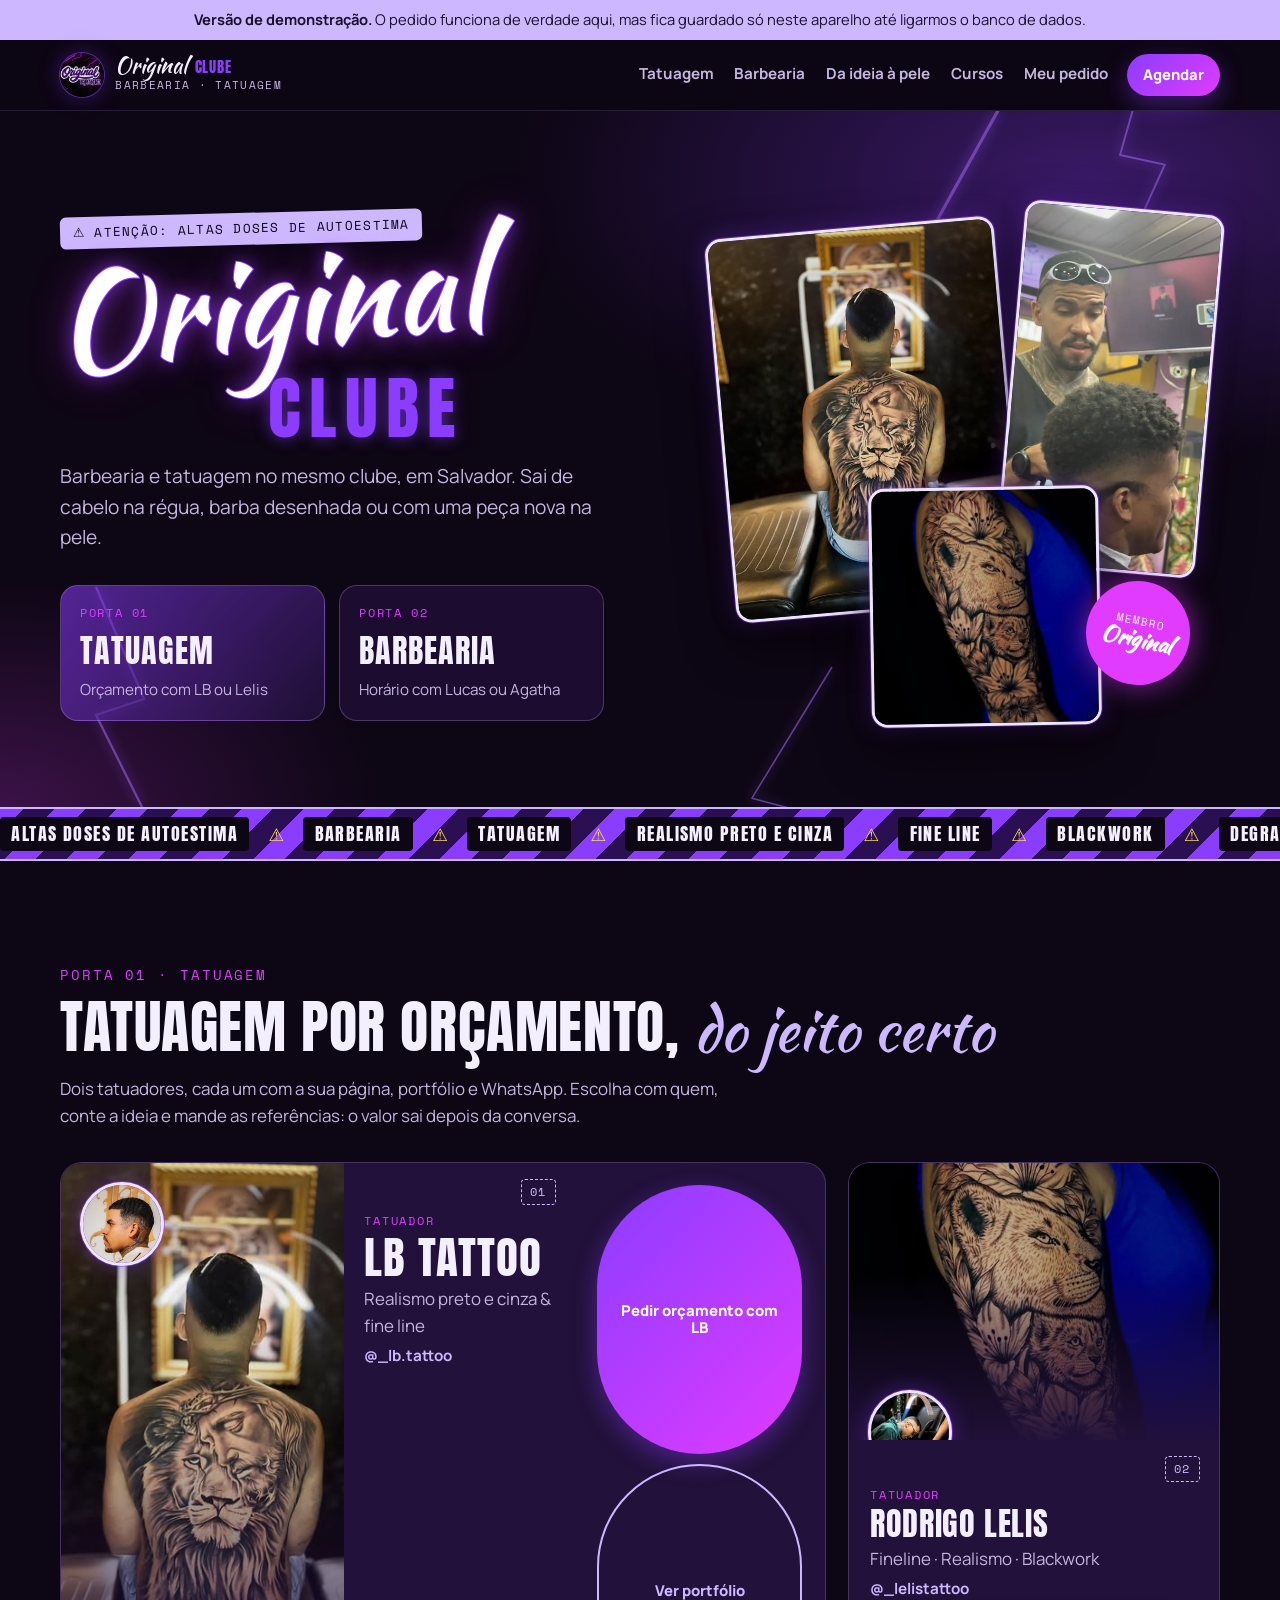
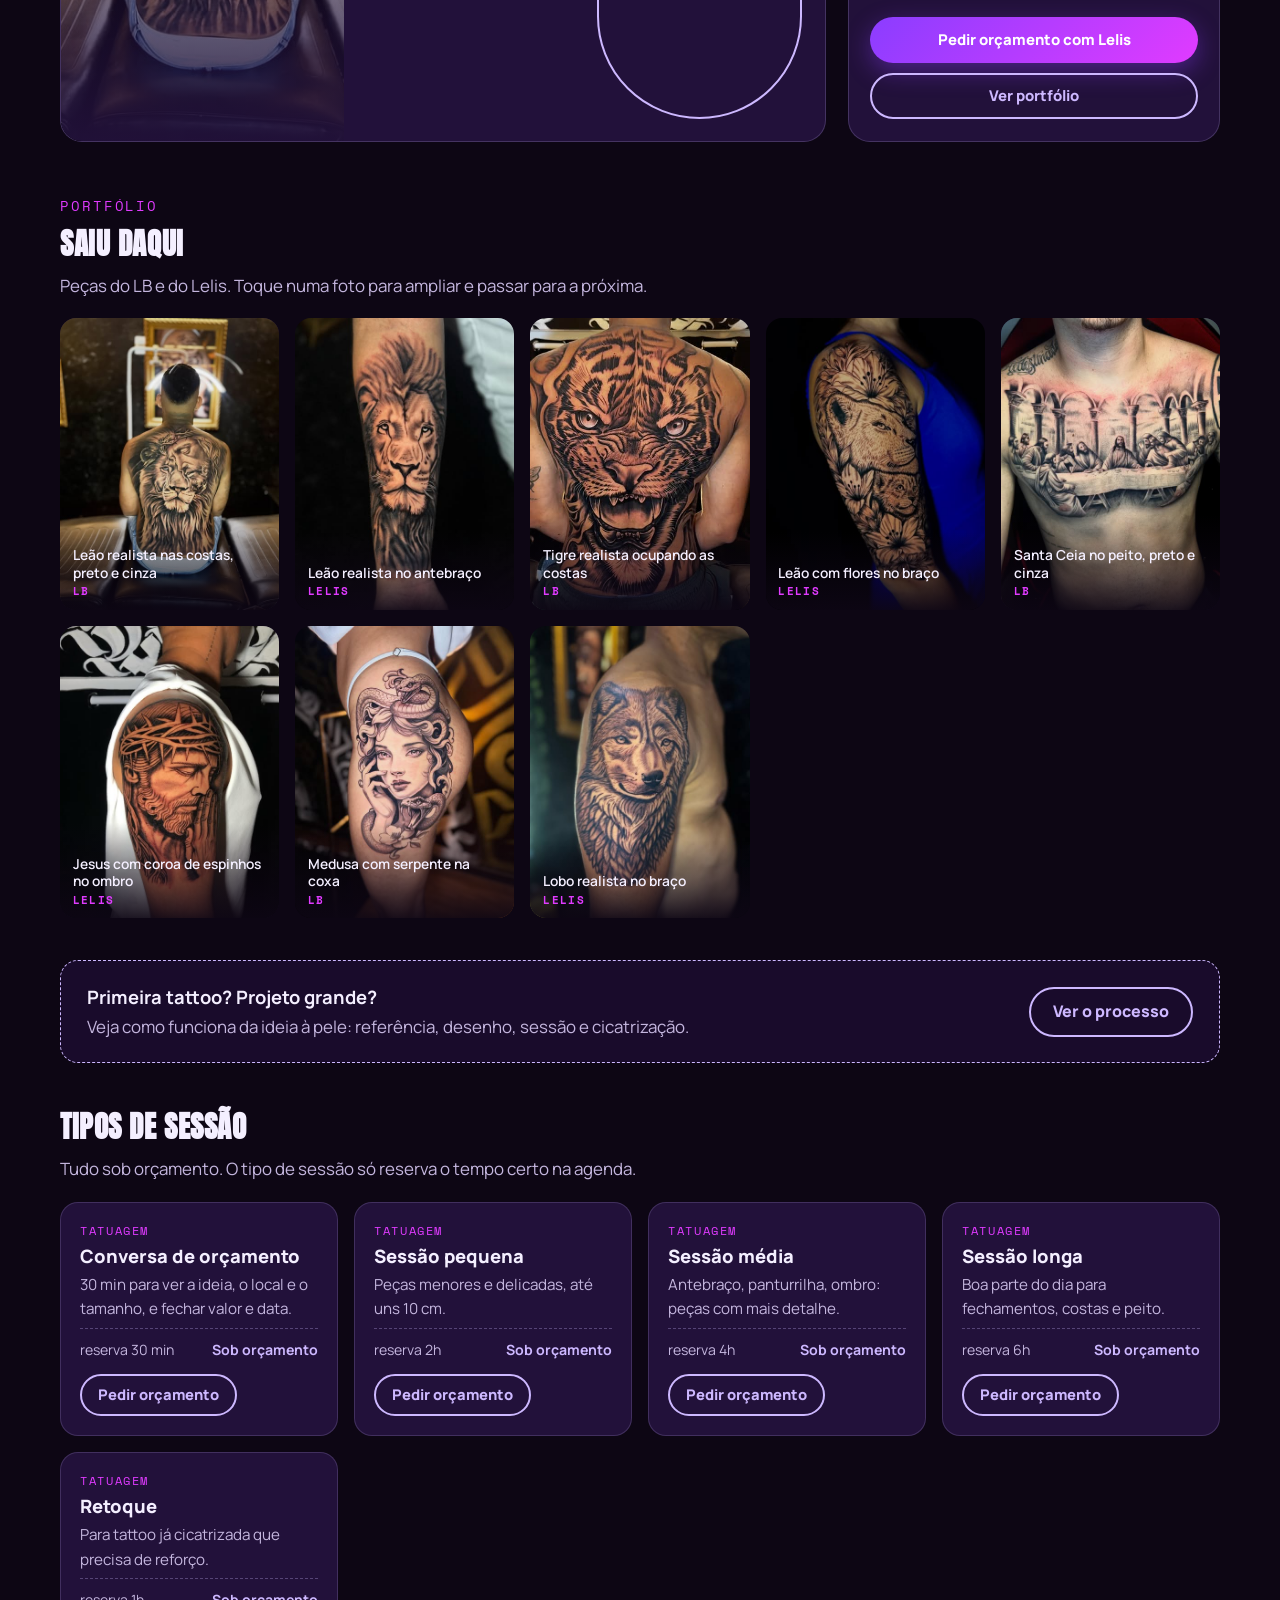
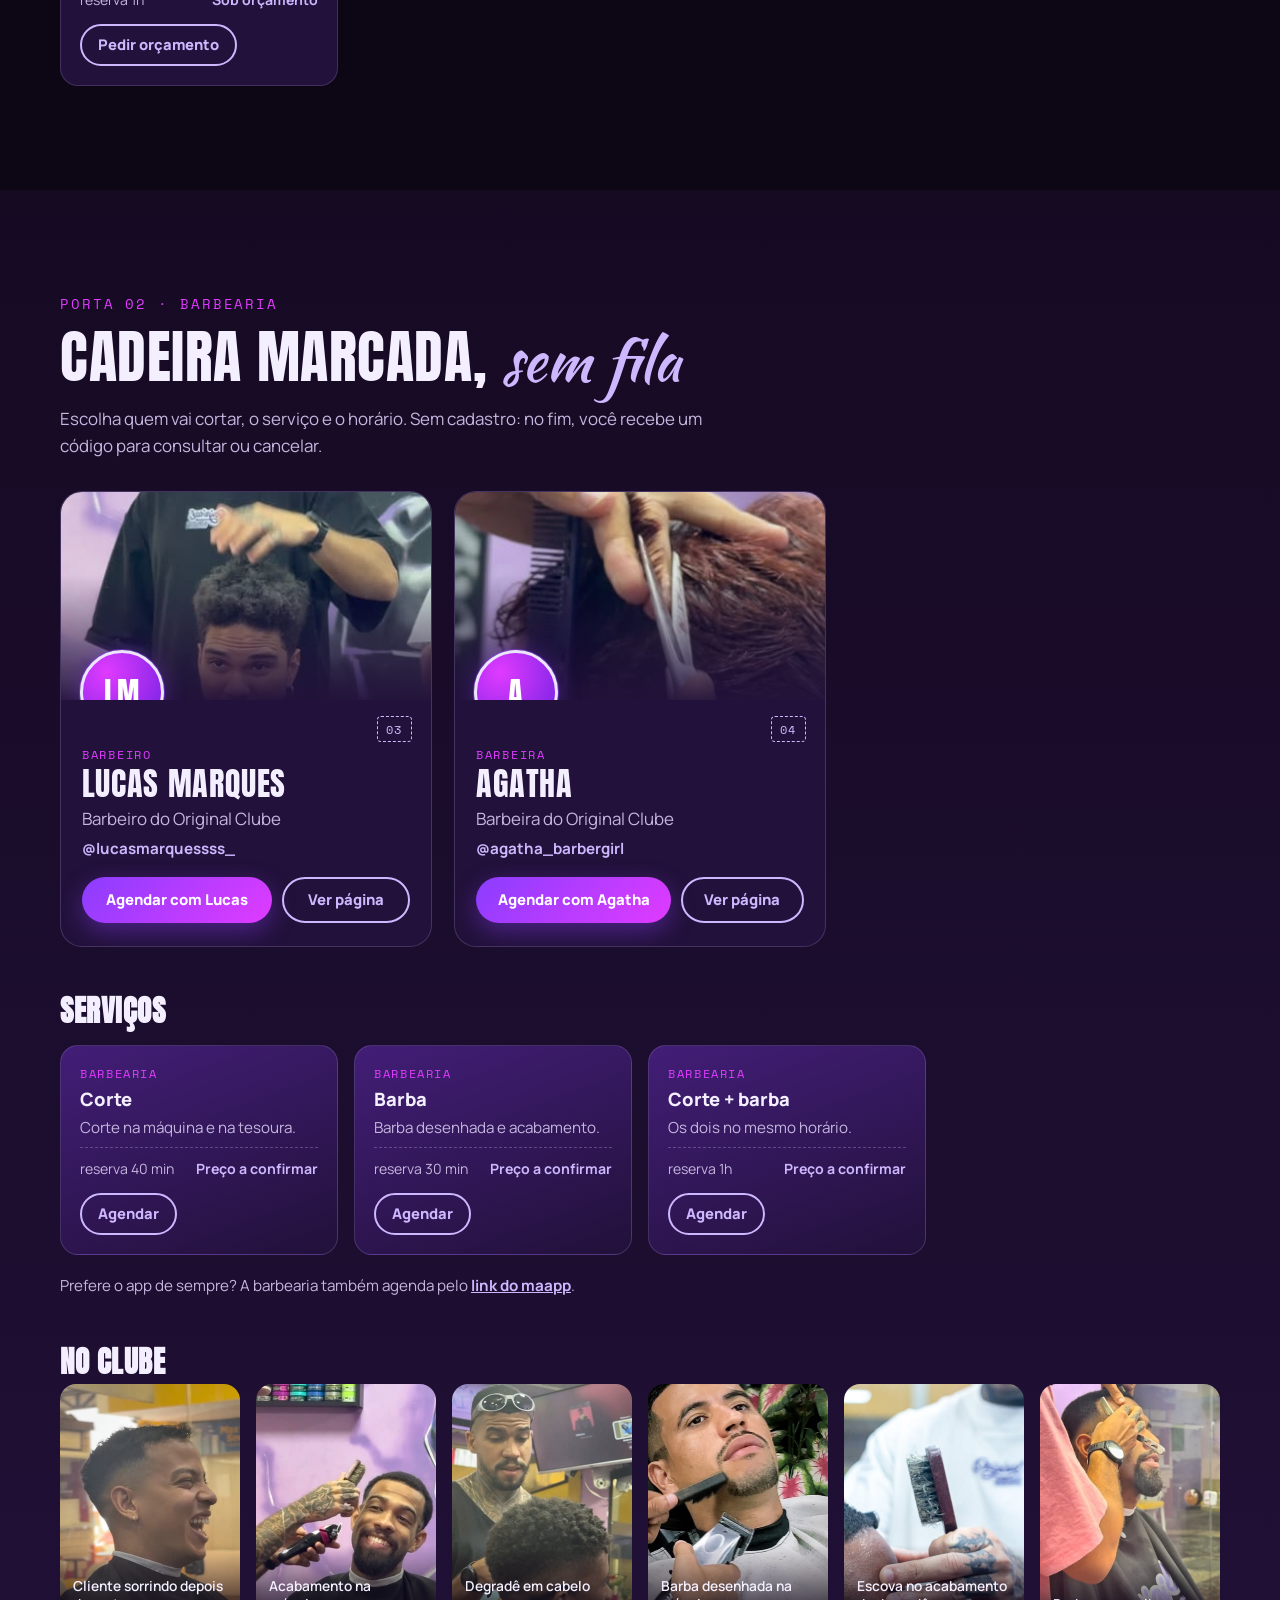
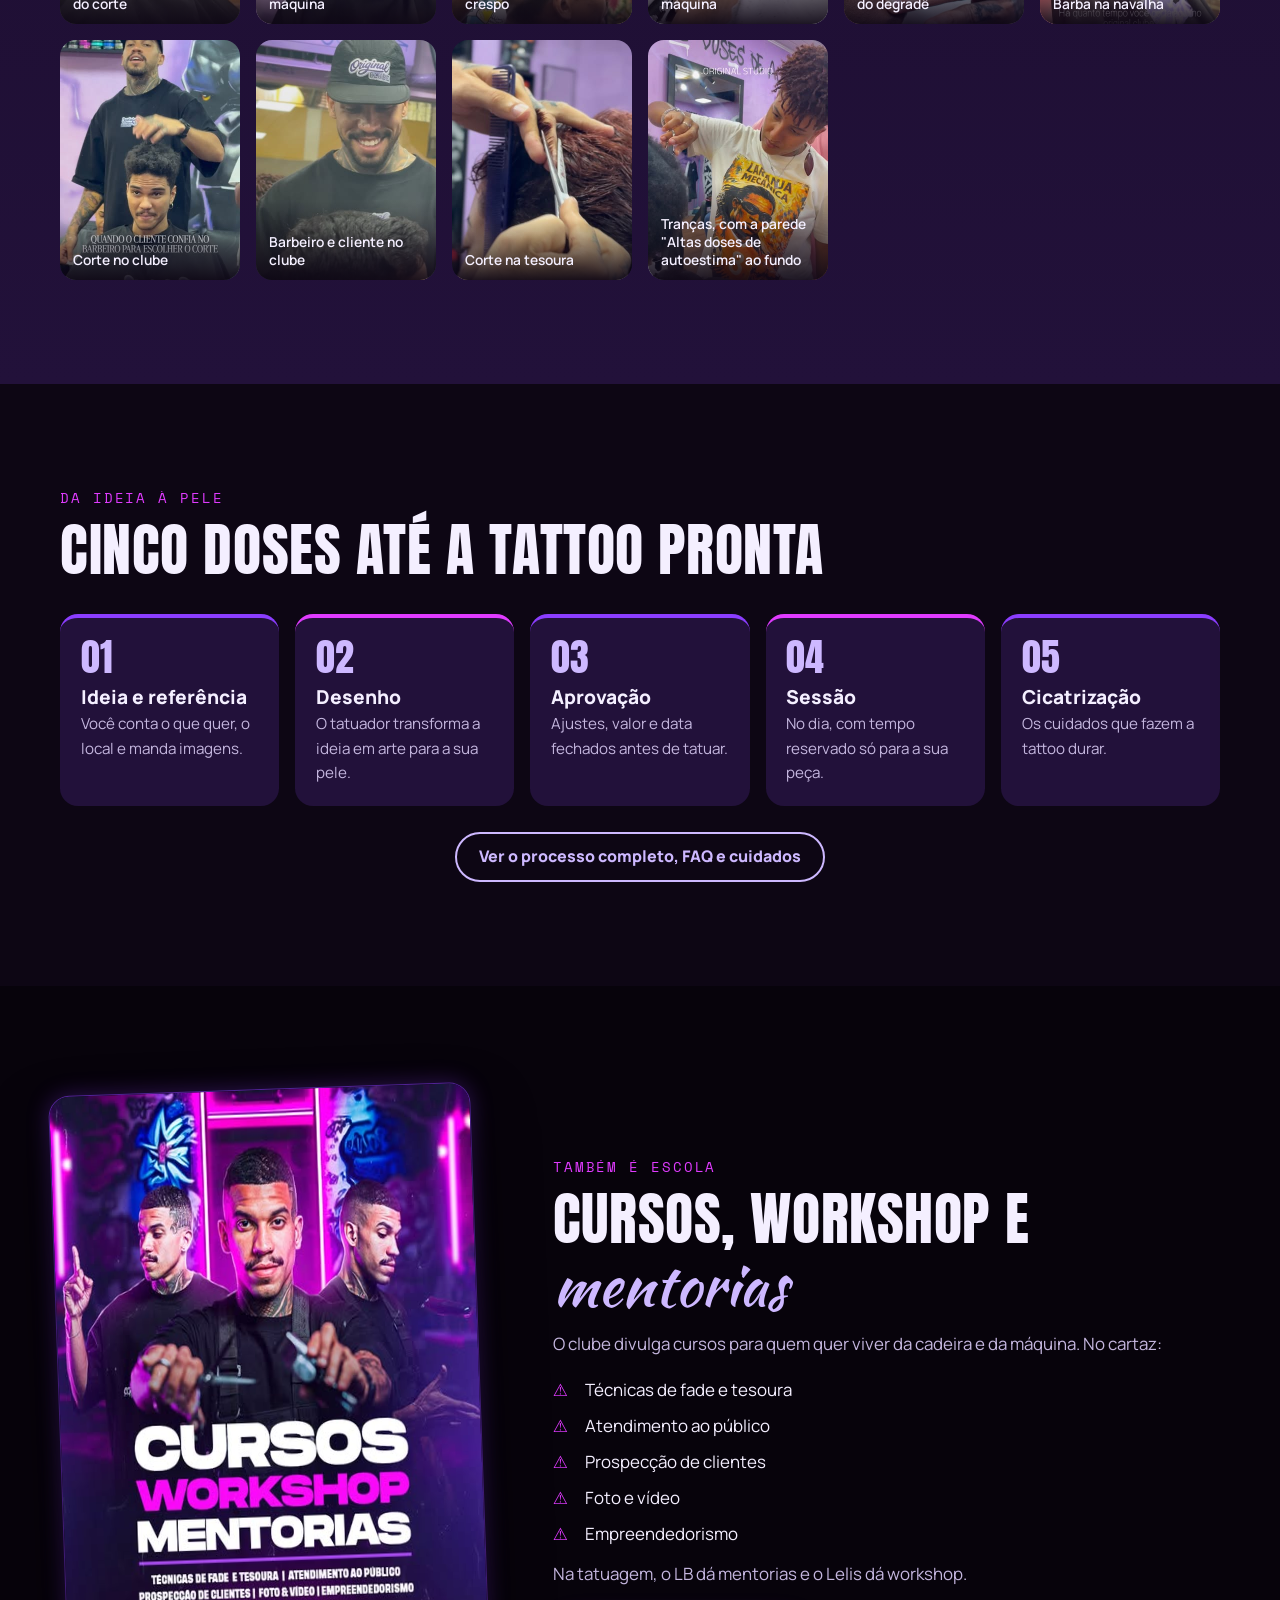
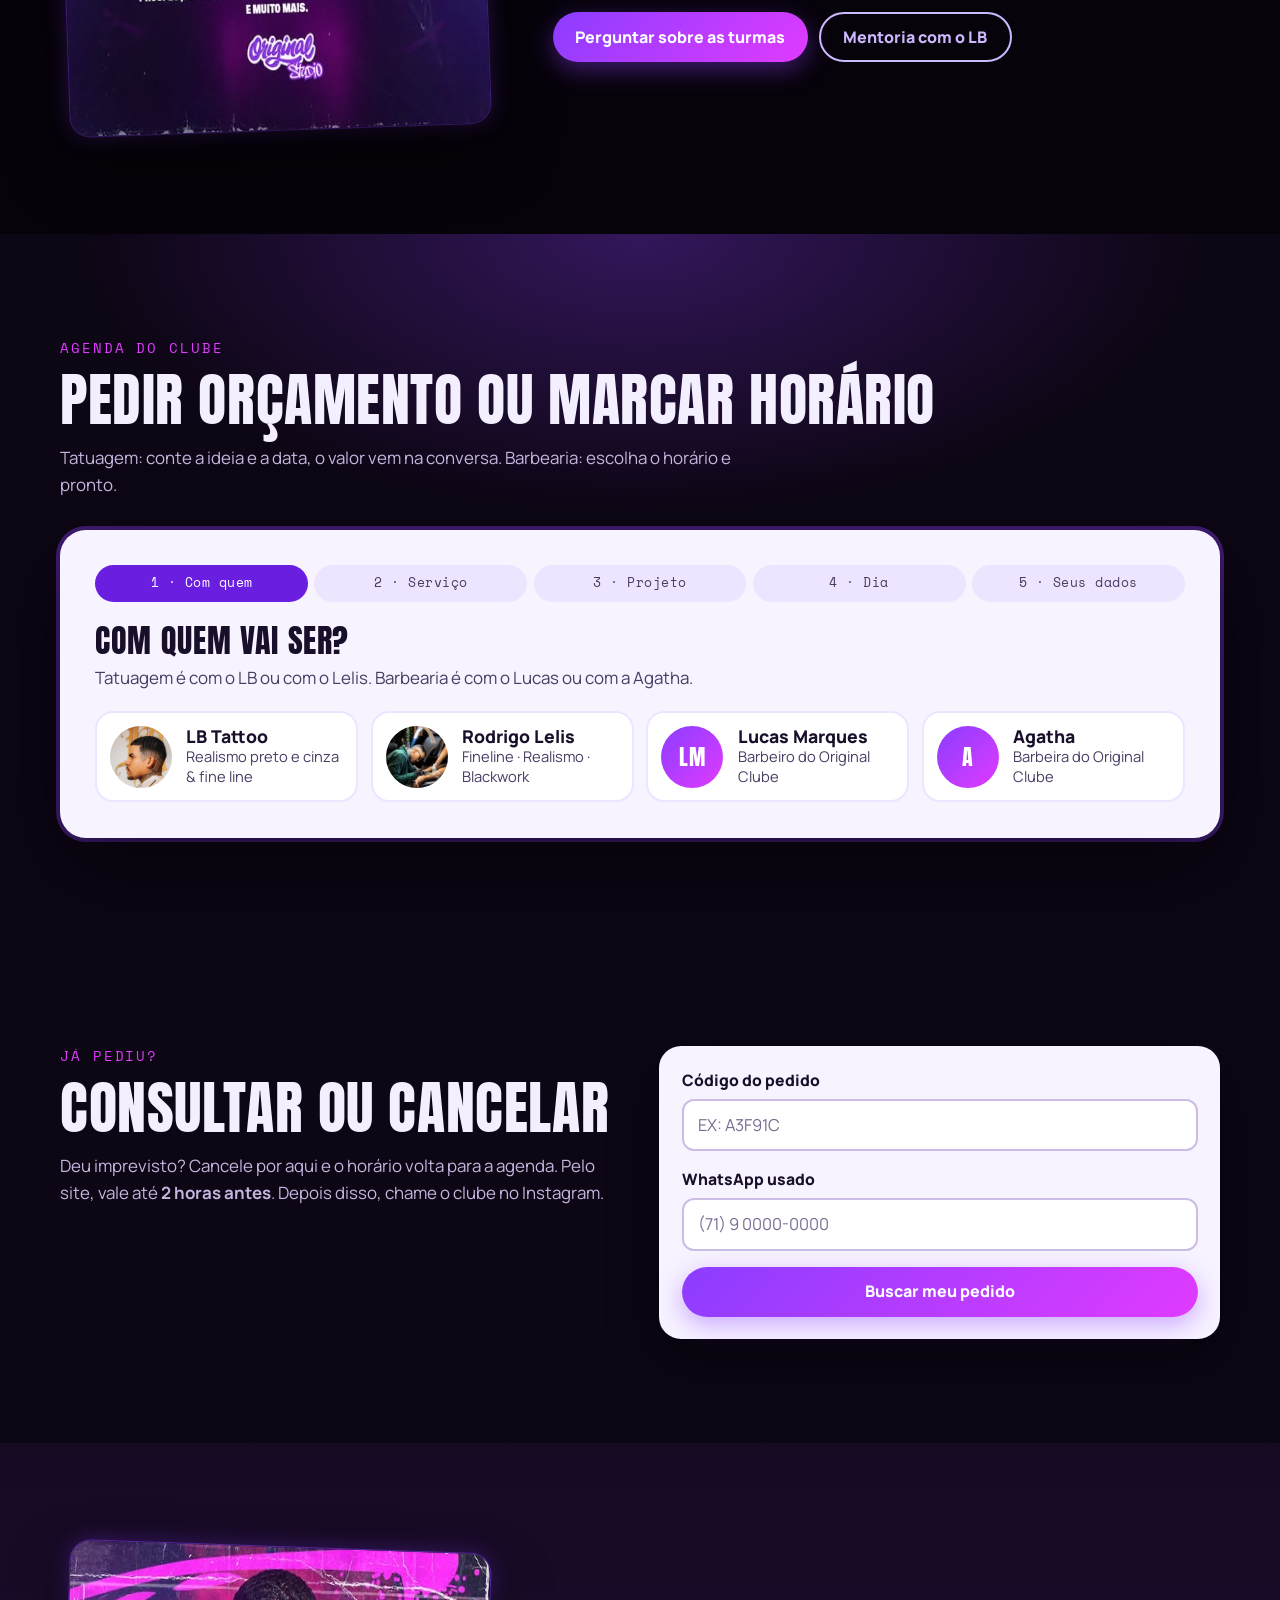
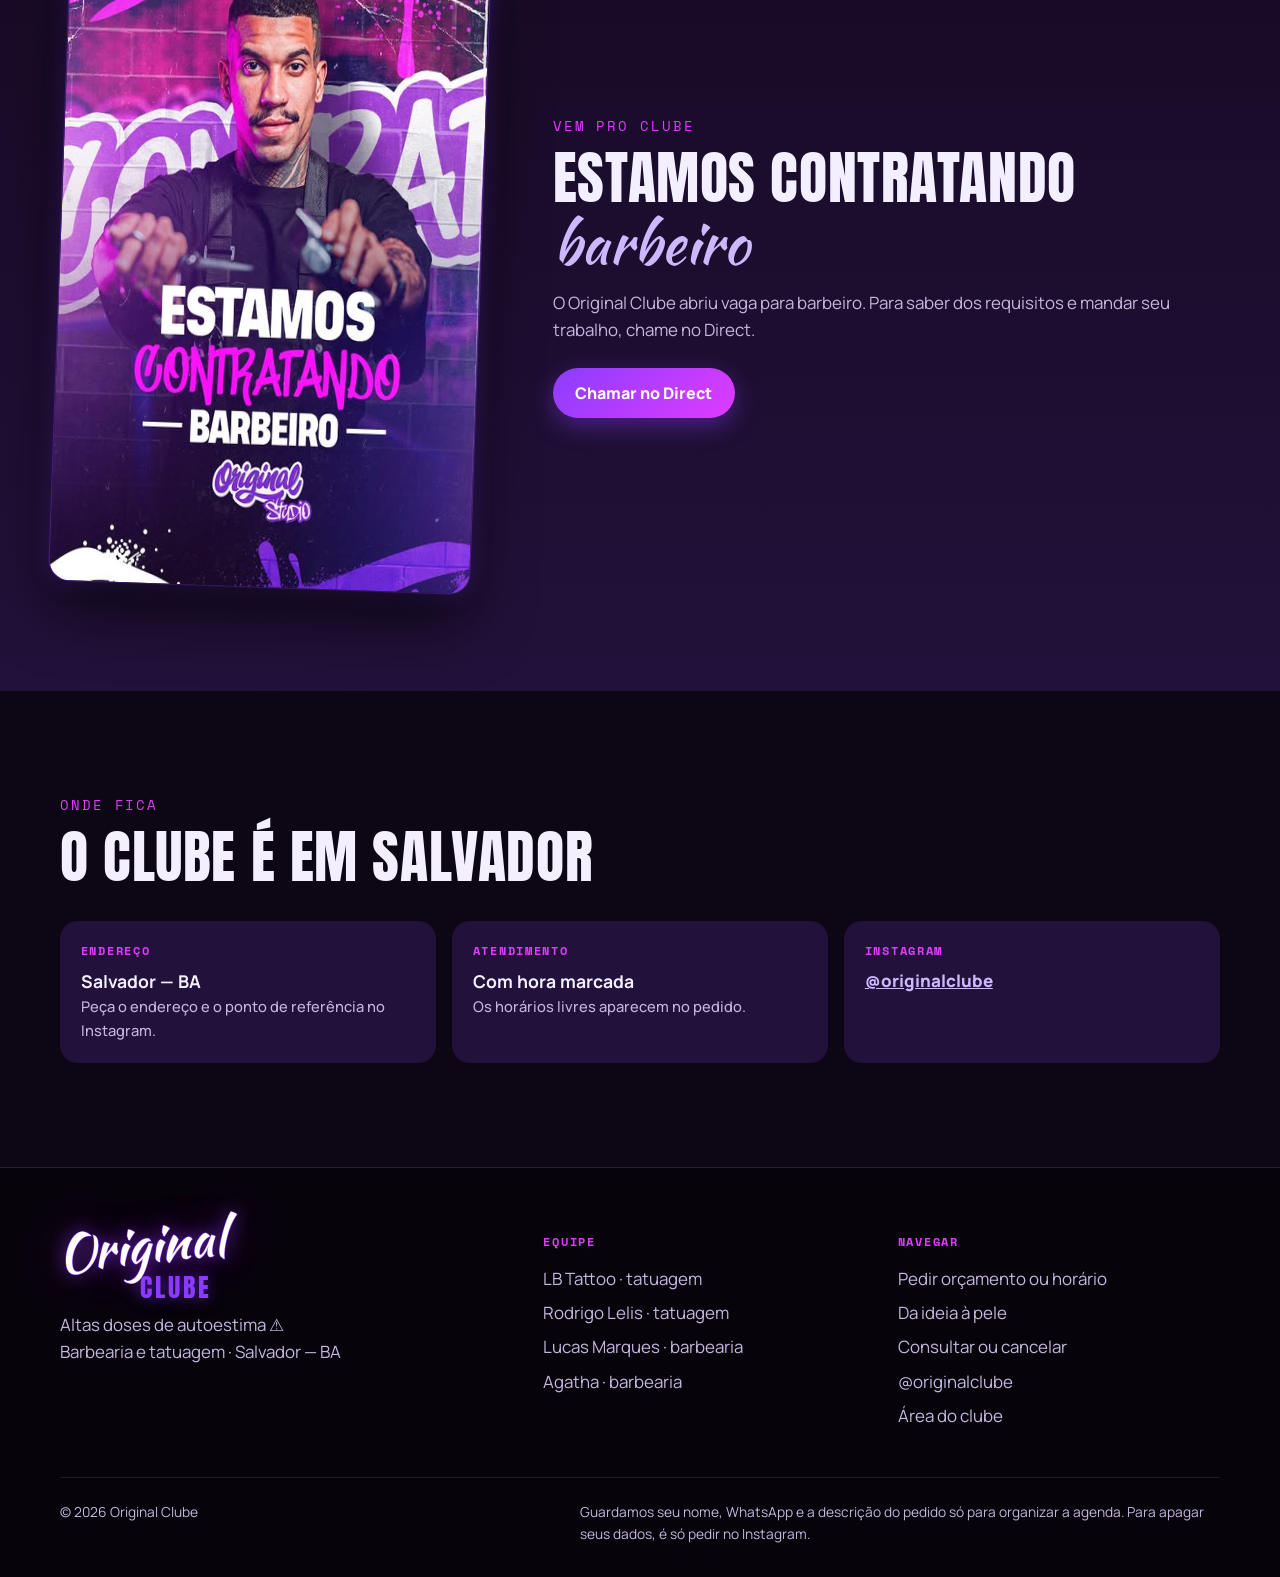
<file: index.html>
<!DOCTYPE html>
<html lang="pt-BR">
<head>
<meta charset="UTF-8">
<meta name="viewport" content="width=device-width, initial-scale=1.0">
<title>Original Clube · Barbearia e tatuagem em Salvador</title>
<meta name="description" content="Original Clube: barbearia e tatuagem em Salvador. Tatuagem por orçamento com LB Tattoo e Rodrigo Lelis, barbearia com hora marcada com Lucas Marques e Agatha. Altas doses de autoestima.">
<meta name="theme-color" content="#0D0614">
<link rel="icon" href="fotos/logo.jpg">

<meta property="og:type" content="website">
<meta property="og:title" content="Original Clube · Barbearia e tatuagem">
<meta property="og:description" content="Altas doses de autoestima. Peça seu orçamento de tatuagem ou marque o corte.">
<meta property="og:image" content="fotos/lb-1.jpg">
<meta property="og:locale" content="pt_BR">

<link rel="preconnect" href="https://fonts.googleapis.com">
<link rel="preconnect" href="https://fonts.gstatic.com" crossorigin>
<link href="https://fonts.googleapis.com/css2?family=Anton&family=Kaushan+Script&family=Manrope:wght@500;600;700;800&family=Space+Mono:wght@700&display=swap" rel="stylesheet">
<link rel="stylesheet" href="assets/estilo.css?v=20261020132258">

<script type="application/ld+json">
{
  "@context":"https://schema.org",
  "@type":["BarberShop","TattooParlor"],
  "name":"Original Clube",
  "image":"fotos/logo.jpg",
  "slogan":"Altas doses de autoestima",
  "address":{"@type":"PostalAddress","addressLocality":"Salvador","addressRegion":"BA","addressCountry":"BR"},
  "sameAs":["https://www.instagram.com/originalclube/"]
}
</script>
</head>
<body>

<div id="faixa-demo" class="faixa-demo" hidden>
  <b>Versão de demonstração.</b> O pedido funciona de verdade aqui, mas fica guardado só neste aparelho até ligarmos o banco de dados.
</div>

<header class="topo">
  <div class="wrap topo-in">
    <a class="marca" href="index.html" aria-label="Original Clube, início">
      <img src="fotos/logo.jpg" alt="" width="44" height="44">
      <span><b>Original <em>Clube</em></b><small>Barbearia · Tatuagem</small></span>
    </a>
    <nav class="menu" aria-label="Seções">
      <a href="#tatuagem">Tatuagem</a>
      <a href="#barbearia">Barbearia</a>
      <a href="processo.html">Da ideia à pele</a>
      <a href="#cursos">Cursos</a>
      <a href="#meu-horario">Meu pedido</a>
    </nav>
    <a class="btn btn-cheio mini" href="#agendar">Agendar</a>
  </div>
</header>

<main>
<section class="capa">
  <div class="raios" aria-hidden="true"></div>
  <div class="wrap capa-in">
    <div class="capa-txt">
      <p class="aviso-dose"><span aria-hidden="true">⚠</span> Atenção: altas doses de autoestima</p>
      <h1 class="wordmark"><span class="wm-script">Original</span><span class="wm-bloco">Clube</span></h1>
      <p class="lead">Barbearia e tatuagem no mesmo clube, em Salvador. Sai de cabelo na régua, barba desenhada ou com uma peça nova na pele.</p>
      <div class="portas">
        <a class="porta porta-tattoo" href="#tatuagem">
          <small>Porta 01</small><b>Tatuagem</b><span>Orçamento com LB ou Lelis</span>
        </a>
        <a class="porta porta-barba" href="#barbearia">
          <small>Porta 02</small><b>Barbearia</b><span>Horário com Lucas ou Agatha</span>
        </a>
      </div>
    </div>
    <div class="capa-fotos" aria-hidden="true">
      <img class="cf cf-1" src="fotos/lb-1.jpg" alt="" width="300" height="400">
      <img class="cf cf-2" src="fotos/barba-3.jpg" alt="" width="220" height="390">
      <img class="cf cf-3" src="fotos/lelis-2.jpg" alt="" width="240" height="320">
      <span class="cf-selo">Membro<br><b>Original</b></span>
    </div>
  </div>
</section>

<div class="fita-dose" aria-hidden="true">
  <div>
    <span>Altas doses de autoestima</span><i>⚠</i><span>Barbearia</span><i>⚠</i><span>Tatuagem</span><i>⚠</i><span>Realismo preto e cinza</span><i>⚠</i><span>Fine line</span><i>⚠</i><span>Blackwork</span><i>⚠</i><span>Degradê</span><i>⚠</i><span>Barba</span><i>⚠</i><span>Salvador</span><i>⚠</i>
    <span>Altas doses de autoestima</span><i>⚠</i><span>Barbearia</span><i>⚠</i><span>Tatuagem</span><i>⚠</i><span>Realismo preto e cinza</span><i>⚠</i><span>Fine line</span><i>⚠</i><span>Blackwork</span><i>⚠</i><span>Degradê</span><i>⚠</i><span>Barba</span><i>⚠</i><span>Salvador</span><i>⚠</i>
  </div>
</div>

<!-- ================= TATUAGEM ================= -->
<section class="secao" id="tatuagem">
  <div class="wrap">
    <div class="cab-secao">
      <p class="olho">Porta 01 · Tatuagem</p>
      <h2>Tatuagem por orçamento, <em>do jeito certo</em></h2>
      <p class="sub">Dois tatuadores, cada um com a sua página, portfólio e WhatsApp. Escolha com quem, conte a ideia e mande as referências: o valor sai depois da conversa.</p>
    </div>
    <div class="equipe equipe-tattoo" id="lista-tattoo"></div>

    <div class="cab-secao cab-meio">
      <p class="olho">Portfólio</p>
      <h3 class="h-meio">Saiu daqui</h3>
      <p class="sub">Peças do LB e do Lelis. Toque numa foto para ampliar e passar para a próxima.</p>
    </div>
    <div class="mural" data-mural data-max="8"></div>

    <div class="faixa-cta">
      <div>
        <b>Primeira tattoo? Projeto grande?</b>
        <span>Veja como funciona da ideia à pele: referência, desenho, sessão e cicatrização.</span>
      </div>
      <a class="btn btn-linha" href="processo.html">Ver o processo</a>
    </div>

    <h3 class="h-meio">Tipos de sessão</h3>
    <p class="sub">Tudo sob orçamento. O tipo de sessão só reserva o tempo certo na agenda.</p>
    <div class="tipos" id="tipos" data-tipos data-categoria="Tatuagem"><div class="carregando">Carregando…</div></div>
  </div>
</section>

<!-- ================= BARBEARIA ================= -->
<section class="secao secao-lilas" id="barbearia">
  <div class="wrap">
    <div class="cab-secao">
      <p class="olho">Porta 02 · Barbearia</p>
      <h2>Cadeira marcada, <em>sem fila</em></h2>
      <p class="sub">Escolha quem vai cortar, o serviço e o horário. Sem cadastro: no fim, você recebe um código para consultar ou cancelar.</p>
    </div>
    <div class="equipe equipe-barba" id="lista-barbearia"></div>

    <h3 class="h-meio">Serviços</h3>
    <div class="tipos" id="tipos-barbearia" data-tipos data-categoria="Barbearia"><div class="carregando">Carregando…</div></div>
    <p class="nota-maapp">Prefere o app de sempre? A barbearia também agenda pelo <a href="https://online.maapp.com.br/OriginalClube" target="_blank" rel="noopener">link do maapp</a>.</p>

    <h3 class="h-meio">No clube</h3>
    <div class="mural mural-barba" id="galeria-barbearia"></div>
  </div>
</section>

<!-- ================= PROCESSO (resumo) ================= -->
<section class="secao" id="processo">
  <div class="wrap">
    <div class="cab-secao">
      <p class="olho">Da ideia à pele</p>
      <h2>Cinco doses até a tattoo pronta</h2>
    </div>
    <ol class="doses">
      <li><b>01</b><h3>Ideia e referência</h3><p>Você conta o que quer, o local e manda imagens.</p></li>
      <li><b>02</b><h3>Desenho</h3><p>O tatuador transforma a ideia em arte para a sua pele.</p></li>
      <li><b>03</b><h3>Aprovação</h3><p>Ajustes, valor e data fechados antes de tatuar.</p></li>
      <li><b>04</b><h3>Sessão</h3><p>No dia, com tempo reservado só para a sua peça.</p></li>
      <li><b>05</b><h3>Cicatrização</h3><p>Os cuidados que fazem a tattoo durar.</p></li>
    </ol>
    <div class="acoes centro"><a class="btn btn-linha" href="processo.html">Ver o processo completo, FAQ e cuidados</a></div>
  </div>
</section>

<!-- ================= CURSOS ================= -->
<section class="secao secao-escura" id="cursos">
  <div class="wrap cursos">
    <div class="cursos-cartaz">
      <img src="fotos/cartaz-cursos.jpg" alt="Cartaz do Original Clube: cursos, workshop e mentorias" width="512" height="640" loading="lazy">
    </div>
    <div>
      <p class="olho">Também é escola</p>
      <h2>Cursos, workshop e <em>mentorias</em></h2>
      <p class="sub">O clube divulga cursos para quem quer viver da cadeira e da máquina. No cartaz:</p>
      <ul class="lista-check">
        <li>Técnicas de fade e tesoura</li>
        <li>Atendimento ao público</li>
        <li>Prospecção de clientes</li>
        <li>Foto e vídeo</li>
        <li>Empreendedorismo</li>
      </ul>
      <p class="sub">Na tatuagem, o LB dá mentorias e o Lelis dá workshop.</p>
      <div class="acoes">
        <a class="btn btn-cheio" href="https://ig.me/m/originalclube" target="_blank" rel="noopener">Perguntar sobre as turmas</a>
        <a class="btn btn-linha" href="artista.html?a=lb">Mentoria com o LB</a>
      </div>
    </div>
  </div>
</section>

<!-- ================= PEDIDO ================= -->
<section class="secao agendar" id="agendar">
  <div class="wrap">
    <div class="cab-secao">
      <p class="olho">Agenda do clube</p>
      <h2>Pedir orçamento ou marcar horário</h2>
      <p class="sub">Tatuagem: conte a ideia e a data, o valor vem na conversa. Barbearia: escolha o horário e pronto.</p>
    </div>
    <div class="painel" id="agendar-app">

      <div class="passos" id="passos">
        <div class="passo" data-estado="atual">1 · Com quem</div>
        <div class="passo" data-estado="aberto">2 · Serviço</div>
        <div class="passo" data-estado="aberto">3 · Projeto</div>
        <div class="passo" data-estado="aberto">4 · Dia</div>
        <div class="passo" data-estado="aberto">5 · Seus dados</div>
      </div>

      <div class="escolhas" id="escolhas" hidden></div>

      <!-- 1 -->
      <div class="etapa" data-etapa="1" data-ativa>
        <h3>Com quem vai ser?</h3>
        <p class="dica">Tatuagem é com o LB ou com o Lelis. Barbearia é com o Lucas ou com a Agatha.</p>
        <div class="lista-barbeiros" id="lista-barbeiros"></div>
      </div>

      <!-- 2 -->
      <div class="etapa" data-etapa="2">
        <h3>O que você quer fazer?</h3>
        <p class="dica">Tatuagem é sob orçamento: na dúvida, comece pela conversa de orçamento. Na barbearia, o preço é confirmado no clube.</p>
        <div id="lista-servicos"></div>
        <div class="acoes"><button class="voltar" type="button" data-voltar="1">← Trocar com quem</button></div>
      </div>

      <!-- 3 -->
      <div class="etapa" data-etapa="3">
        <h3>Seu projeto</h3>
        <p class="dica">Quanto mais detalhe, mais certeiro vem o orçamento.</p>

        <div class="projeto" id="projeto">
          <div class="campos">
            <div id="pj-estilo-box">
              <span class="rotulo-campo">Estilo</span>
              <div class="chips" id="pj-estilo" role="group" aria-label="Estilo"></div>
            </div>
            <div class="campos-2">
              <div class="campo">
                <label for="pj-local">Local do corpo</label>
                <select id="pj-local">
                  <option value="">Escolha</option>
                  <option>Antebraço</option><option>Braço</option><option>Ombro</option>
                  <option>Mão / dedos</option><option>Costas</option><option>Costela</option>
                  <option>Peito</option><option>Barriga</option><option>Quadril</option><option>Coxa</option>
                  <option>Perna / panturrilha</option><option>Pé / tornozelo</option>
                  <option>Pescoço / nuca</option><option>Outro</option>
                </select>
              </div>
              <div class="campo">
                <label for="pj-tamanho">Tamanho aproximado</label>
                <select id="pj-tamanho">
                  <option value="">Não sei ainda</option>
                  <option>Até 5 cm</option><option>5 a 10 cm</option><option>10 a 20 cm</option>
                  <option>Mais de 20 cm</option><option>Fechamento (braço, perna ou costas)</option>
                </select>
              </div>
            </div>
            <div class="campo">
              <label for="pj-ideia">Sua ideia</label>
              <textarea id="pj-ideia" maxlength="600" placeholder="Ex: leão realista no antebraço em preto e cinza, ou floral fine line descendo pela coluna"></textarea>
            </div>
            <div class="campos-2">
              <div>
                <span class="rotulo-campo">É sua primeira tattoo?</span>
                <div class="chips" data-grupo="primeira" data-rotulo="Primeira tattoo"><button type="button" class="chip" aria-pressed="false">Sim</button><button type="button" class="chip" aria-pressed="false">Não</button></div>
              </div>
              <div>
                <span class="rotulo-campo">É cobertura de outra tattoo?</span>
                <div class="chips" data-grupo="cobertura" data-rotulo="Cobertura"><button type="button" class="chip" aria-pressed="false">Sim</button><button type="button" class="chip" aria-pressed="false">Não</button></div>
              </div>
            </div>
          </div>
        </div>

        <div id="msg-projeto"></div>
        <div class="acoes">
          <button class="btn btn-cheio" id="pj-continuar" type="button">Escolher o dia →</button>
          <button class="voltar" type="button" data-voltar="2">← Trocar o serviço</button>
        </div>
      </div>

      <!-- 4 -->
      <div class="etapa" data-etapa="4">
        <h3>Escolha o dia</h3>
        <p class="dica">O horário marca o começo do atendimento. A confirmação final vem pelo WhatsApp.</p>
        <div class="fita" id="fita-dias"></div>
        <p class="titulo-dia" id="titulo-dia"></p>
        <div id="caixa-horas"></div>
        <div class="acoes"><button class="voltar" type="button" data-voltar="3">← Voltar</button></div>
      </div>

      <!-- 5 -->
      <div class="etapa" data-etapa="5">
        <h3>Quase lá</h3>
        <p class="dica">Só falta saber com quem a gente vai falar.</p>
        <div class="resumo" id="resumo"></div>
        <form id="form-cliente" novalidate>
          <div class="campos">
            <div class="campo">
              <label for="cli-nome">Seu nome</label>
              <input id="cli-nome" name="nome" type="text" autocomplete="name" placeholder="Como te chamam" required>
            </div>
            <div class="campo">
              <label for="cli-tel">WhatsApp</label>
              <input id="cli-tel" name="tel" type="tel" inputmode="numeric" autocomplete="tel" placeholder="(71) 9 0000-0000" required>
              <p class="ajuda">Para o estúdio falar com você sobre o pedido. Não vai para lista de propaganda.</p>
            </div>
            <div class="campo">
              <label for="cli-obs"><span id="cli-obs-rot">Algo mais</span> <small>(opcional)</small></label>
              <textarea id="cli-obs" name="obs" maxlength="240" placeholder="Algo mais que a gente precisa saber"></textarea>
            </div>
          </div>
          <div id="msg-form"></div>
          <div class="acoes">
            <button class="btn btn-cheio" id="btn-confirmar" type="submit">Enviar pedido</button>
            <button class="voltar" type="button" data-voltar="4">← Trocar o dia</button>
          </div>
        </form>
      </div>

      <!-- 6 -->
      <div class="etapa" data-etapa="6">
        <div class="sucesso">
          <div class="selo-ok" aria-hidden="true">
            <svg width="34" height="34" viewBox="0 0 24 24" fill="none" stroke="currentColor" stroke-width="3" stroke-linecap="round" stroke-linejoin="round"><path d="M20 6 9 17l-5-5"/></svg>
          </div>
          <h3>Pedido enviado</h3>
          <p class="com">com <span id="ok-barbeiro"></span></p>
          <p class="dica" id="ok-linha" style="margin:.4rem 0 1rem"></p>
          <p class="rotulo-codigo">Seu código</p>
          <div class="codigo" id="ok-codigo"></div>
          <p class="expl">
            O horário fica reservado. Agora mande o resumo: o valor é combinado antes da sessão.
            Com esse código você consulta ou cancela até 2 horas antes.
          </p>
          <div class="acoes">
            <a class="btn btn-zap" id="ok-zap" target="_blank" rel="noopener">Mandar resumo</a>
            <button class="btn btn-linha" id="ok-copiar" type="button">Copiar resumo</button>
            <a class="btn btn-linha" id="ok-ics">Salvar no calendário</a>
            <button class="btn btn-linha" id="btn-novo" type="button">Fazer outro pedido</button>
          </div>
          <p class="copiado" id="ok-copiado" aria-live="polite"></p>
        </div>
      </div>

    </div>

  </div>
</section>

<!-- ================= MEU PEDIDO ================= -->
<section class="secao" id="meu-horario">
  <div class="wrap dupla">
    <div>
      <p class="olho">Já pediu?</p>
      <h2>Consultar ou cancelar</h2>
      <p class="sub">Deu imprevisto? Cancele por aqui e o horário volta para a agenda. Pelo site, vale até <b>2 horas antes</b>. Depois disso, chame o clube no Instagram.</p>
    </div>
    <div class="cartao">
      <form id="form-consulta">
        <div class="campos">
          <div class="campo">
            <label for="con-codigo">Código do pedido</label>
            <input id="con-codigo" type="text" placeholder="Ex: A3F91C" style="text-transform:uppercase" required>
          </div>
          <div class="campo">
            <label for="con-tel">WhatsApp usado</label>
            <input id="con-tel" type="tel" inputmode="numeric" placeholder="(71) 9 0000-0000" required>
          </div>
          <button class="btn btn-cheio btn-bloco" type="submit">Buscar meu pedido</button>
        </div>
      </form>
      <div id="saida-consulta"></div>
    </div>
  </div>
</section>

<!-- ================= VAGA ================= -->
<section class="secao secao-lilas" id="vaga">
  <div class="wrap vaga">
    <img src="fotos/cartaz-vaga.jpg" alt="Cartaz: estamos contratando barbeiro" width="512" height="640" loading="lazy">
    <div>
      <p class="olho">Vem pro clube</p>
      <h2>Estamos contratando <em>barbeiro</em></h2>
      <p class="sub">O Original Clube abriu vaga para barbeiro. Para saber dos requisitos e mandar seu trabalho, chame no Direct.</p>
      <div class="acoes"><a class="btn btn-cheio" href="https://ig.me/m/originalclube" target="_blank" rel="noopener">Chamar no Direct</a></div>
    </div>
  </div>
</section>

<!-- ================= ONDE ================= -->
<section class="secao" id="local">
  <div class="wrap">
    <div class="cab-secao">
      <p class="olho">Onde fica</p>
      <h2>O clube é em Salvador</h2>
    </div>
    <div class="infos">
      <div class="info-item"><b class="rot">Endereço</b><span>Salvador — BA<small>Peça o endereço e o ponto de referência no Instagram.</small></span></div>
      <div class="info-item"><b class="rot">Atendimento</b><span>Com hora marcada<small>Os horários livres aparecem no pedido.</small></span></div>
      <div class="info-item"><b class="rot">Instagram</b><a href="https://www.instagram.com/originalclube/" target="_blank" rel="noopener">@originalclube</a></div>
    </div>
  </div>
</section>
</main>

<footer class="rodape">
  <div class="wrap">
    <div class="rodape-in">
      <div class="rodape-marca">
        <span class="wordmark wordmark-p"><span class="wm-script">Original</span><span class="wm-bloco">Clube</span></span>
        <p>Altas doses de autoestima ⚠</p>
        <p>Barbearia e tatuagem · Salvador — BA</p>
      </div>
      <div>
        <b class="rodape-titulo">Equipe</b>
        <ul class="rodape-links">
          <li><a href="artista.html?a=lb">LB Tattoo · tatuagem</a></li>
          <li><a href="artista.html?a=lelis">Rodrigo Lelis · tatuagem</a></li>
          <li><a href="artista.html?a=lucas">Lucas Marques · barbearia</a></li>
          <li><a href="artista.html?a=agatha">Agatha · barbearia</a></li>
        </ul>
      </div>
      <div>
        <b class="rodape-titulo">Navegar</b>
        <ul class="rodape-links">
          <li><a href="#agendar">Pedir orçamento ou horário</a></li>
          <li><a href="processo.html">Da ideia à pele</a></li>
          <li><a href="#meu-horario">Consultar ou cancelar</a></li>
          <li><a href="https://www.instagram.com/originalclube/" target="_blank" rel="noopener">@originalclube</a></li>
          <li><a href="admin.html">Área do clube</a></li>
        </ul>
      </div>
    </div>
    <div class="creditos">
      <span>© <span id="ano"></span> Original Clube</span>
      <span>Guardamos seu nome, WhatsApp e a descrição do pedido só para organizar a agenda. Para apagar seus dados, é só pedir no Instagram.</span>
    </div>
  </div>
</footer>

<a class="flutua" href="#agendar">Agendar</a>

<script src="assets/config.js?v=20261020132258"></script>
<script src="assets/demo.js?v=20261020132258"></script>
<script src="assets/site.js?v=20261020132258"></script>
<script src="assets/tattoo.js?v=20261020132258"></script>
<script src="assets/agenda.js?v=20261020132258"></script>
</body>
</html>
</file>
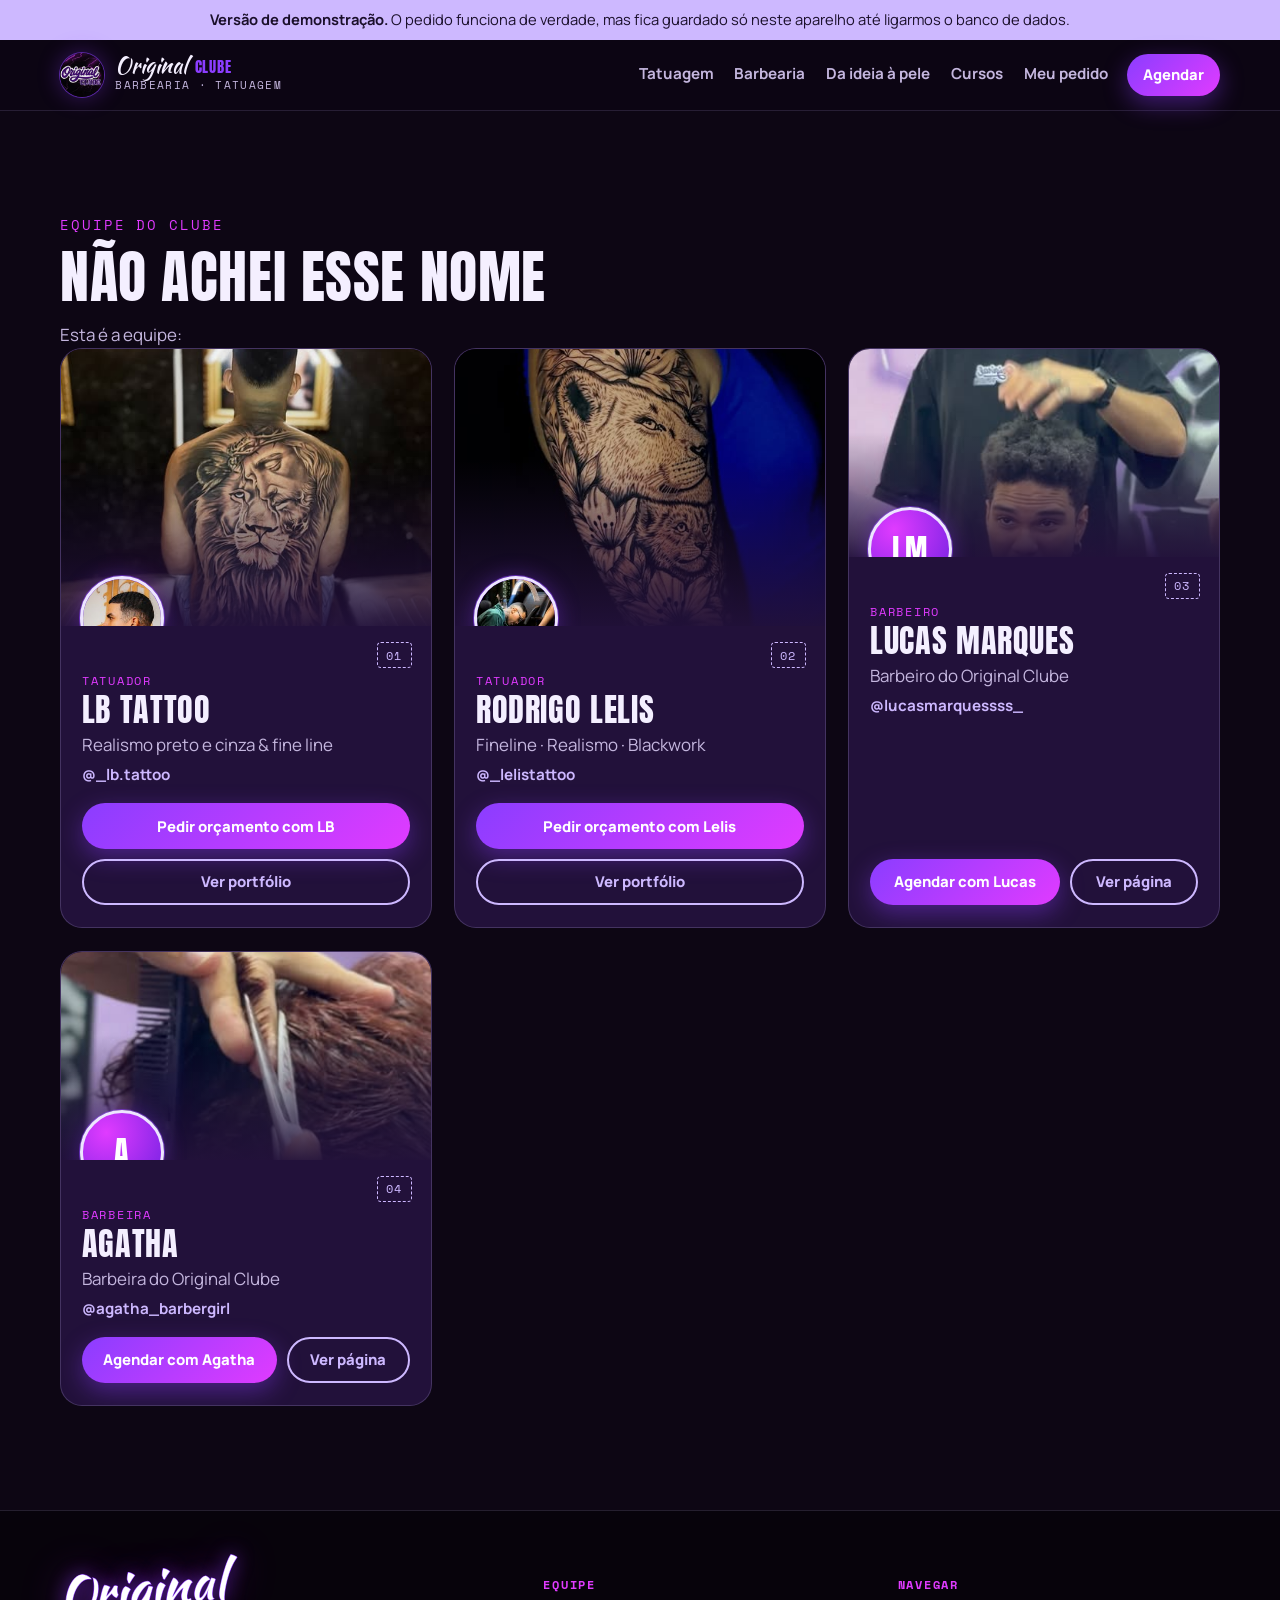
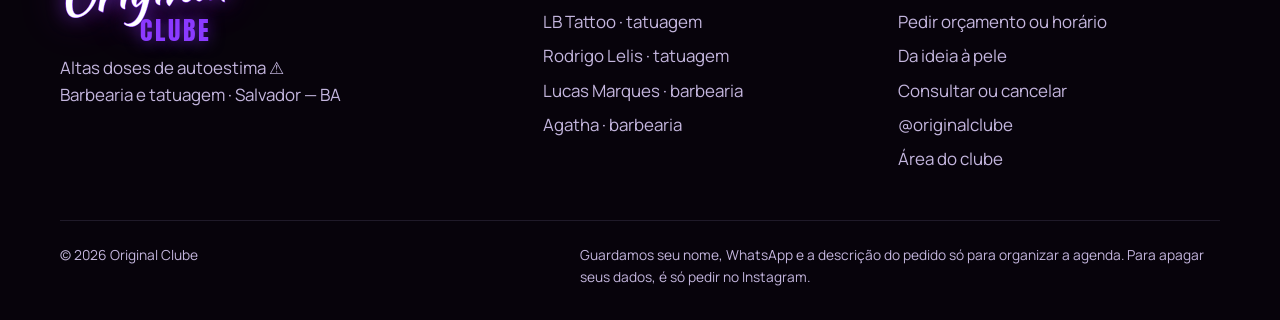
<file: artista.html>
<!DOCTYPE html>
<html lang="pt-BR">
<head>
<meta charset="UTF-8">
<meta name="viewport" content="width=device-width, initial-scale=1.0">
<title>Equipe · Original Clube</title>
<meta name="description" content="Tatuadores e barbeiros do Original Clube, em Salvador: portfólio, estilos e pedido direto com cada um.">
<meta name="theme-color" content="#0D0614">
<link rel="icon" href="fotos/logo.jpg">
<meta property="og:type" content="profile">
<meta property="og:title" content="Equipe · Original Clube">
<meta property="og:description" content="Tatuadores e barbeiros do Original Clube, em Salvador: portfólio, estilos e pedido direto com cada um.">
<meta property="og:image" content="fotos/lb-1.jpg">
<meta property="og:locale" content="pt_BR">
<link rel="preconnect" href="https://fonts.googleapis.com">
<link rel="preconnect" href="https://fonts.gstatic.com" crossorigin>
<link href="https://fonts.googleapis.com/css2?family=Anton&family=Kaushan+Script&family=Manrope:wght@500;600;700;800&family=Space+Mono:wght@700&display=swap" rel="stylesheet">
<link rel="stylesheet" href="assets/estilo.css?v=20261020132258">
</head>
<body class="pg-artista">

<div id="faixa-demo" class="faixa-demo" hidden>
  <b>Versão de demonstração.</b> O pedido funciona de verdade, mas fica guardado só neste aparelho até ligarmos o banco de dados.
</div>

<header class="topo">
  <div class="wrap topo-in">
    <a class="marca" href="index.html" aria-label="Original Clube, início">
      <img src="fotos/logo.jpg" alt="" width="44" height="44">
      <span><b>Original <em>Clube</em></b><small>Barbearia · Tatuagem</small></span>
    </a>
    <nav class="menu" aria-label="Seções">
      <a href="index.html#tatuagem">Tatuagem</a>
      <a href="index.html#barbearia">Barbearia</a>
      <a href="processo.html">Da ideia à pele</a>
      <a href="index.html#cursos">Cursos</a>
      <a href="index.html#meu-horario">Meu pedido</a>
    </nav>
    <a class="btn btn-cheio mini" href="index.html#agendar">Agendar</a>
  </div>
</header>

<main>
  <section class="secao" id="art-nao-achei" hidden>
    <div class="wrap">
      <p class="olho">Equipe do clube</p>
      <h2>Não achei esse nome</h2>
      <p class="sub">Esta é a equipe:</p>
      <div class="equipe" id="lista-equipe"></div>
    </div>
  </section>

  <div id="artista-pagina" hidden>
    <section class="art-capa">
      <div class="art-fundo" id="art-fundo" aria-hidden="true"></div>
      <div class="wrap art-capa-in">
        <div class="art-foto" id="art-foto"></div>
        <div class="art-txt">
          <a class="voltar-equipe" href="index.html#tatuagem">← Toda a equipe</a>
          <p class="olho" id="art-oficio"></p>
          <h1 id="art-nome"></h1>
          <a class="arroba" id="art-arroba" target="_blank" rel="noopener"></a>
          <p class="linha" id="art-linha"></p>
          <p class="art-destaque" id="art-destaque" hidden></p>
          <div class="estilos" id="art-estilos" aria-label="Estilos"></div>
          <div class="acoes">
            <a class="btn btn-cheio" id="art-pedir" href="index.html#agendar">Pedir orçamento</a>
            <span id="art-extras" style="display:contents"></span>
            <button class="btn btn-linha" id="art-compartilhar" type="button">Compartilhar página</button>
          </div>
          <p class="compartilhado" id="art-compartilhado" aria-live="polite"></p>
        </div>
      </div>
    </section>

    <section class="secao" id="art-port">
      <div class="wrap">
        <p class="olho">Portfólio</p>
        <h2 id="art-port-titulo">Portfólio</h2>
        <p class="sub" id="art-port-nota"></p>
        <div class="mural mural-grande" id="art-portfolio"></div>
        <div class="sem-fotos" id="art-sem-fotos" hidden>
          <b>Portfólio chegando</b>
          <p></p>
        </div>
        <div class="acoes">
          <a class="btn btn-cheio" id="art-pedir-2" href="index.html#agendar">Pedir orçamento</a>
          <a class="btn btn-linha" id="art-mais" target="_blank" rel="noopener">Ver mais no Instagram</a>
        </div>
      </div>
    </section>

    <section class="secao secao-flashes" id="art-flashes-sec" hidden>
      <div class="wrap">
        <p class="olho">Pronto para tatuar</p>
        <h2>Flashes disponíveis</h2>
        <p class="sub">Desenho já feito, esperando a pele certa. Escolha um e o pedido já vai com ele.</p>
        <div id="art-flashes"></div>
      </div>
    </section>

    <section class="secao secao-lilas" id="art-sobre">
      <div class="wrap sobre-art">
        <div>
          <p class="olho">Ficha</p>
          <h2>Quem é</h2>
          <ul class="art-bio" id="art-bio"></ul>
        </div>
        <div class="art-processo">
          <b>Como funciona o pedido</b>
          <ol>
            <li>Você escolhe o tipo de atendimento e a data.</li>
            <li>Conta a ideia e manda referências (na tatuagem).</li>
            <li>O resumo sai pronto para mandar no WhatsApp.</li>
          </ol>
          <a class="btn btn-linha mini" href="processo.html">Da ideia à pele: o processo completo</a>
        </div>
      </div>
    </section>

    <section class="secao">
      <div class="wrap">
        <p class="olho">Equipe do clube</p>
        <h2>Também no clube</h2>
        <div class="equipe" id="lista-outros"></div>
      </div>
    </section>
  </div>
</main>

<footer class="rodape">
  <div class="wrap">
    <div class="rodape-in">
      <div class="rodape-marca">
        <span class="wordmark wordmark-p"><span class="wm-script">Original</span><span class="wm-bloco">Clube</span></span>
        <p>Altas doses de autoestima ⚠</p>
        <p>Barbearia e tatuagem · Salvador — BA</p>
      </div>
      <div>
        <b class="rodape-titulo">Equipe</b>
        <ul class="rodape-links">
          <li><a href="artista.html?a=lb">LB Tattoo · tatuagem</a></li>
          <li><a href="artista.html?a=lelis">Rodrigo Lelis · tatuagem</a></li>
          <li><a href="artista.html?a=lucas">Lucas Marques · barbearia</a></li>
          <li><a href="artista.html?a=agatha">Agatha · barbearia</a></li>
        </ul>
      </div>
      <div>
        <b class="rodape-titulo">Navegar</b>
        <ul class="rodape-links">
          <li><a href="index.html#agendar">Pedir orçamento ou horário</a></li>
          <li><a href="processo.html">Da ideia à pele</a></li>
          <li><a href="index.html#meu-horario">Consultar ou cancelar</a></li>
          <li><a href="https://www.instagram.com/originalclube/" target="_blank" rel="noopener">@originalclube</a></li>
          <li><a href="admin.html">Área do clube</a></li>
        </ul>
      </div>
    </div>
    <div class="creditos">
      <span>© <span id="ano"></span> Original Clube</span>
      <span>Guardamos seu nome, WhatsApp e a descrição do pedido só para organizar a agenda. Para apagar seus dados, é só pedir no Instagram.</span>
    </div>
  </div>
</footer>

<a class="flutua" id="art-flutua" href="index.html#agendar">Pedir orçamento</a>

<script src="assets/config.js?v=20261020132258"></script>
<script src="assets/site.js?v=20261020132258"></script>
</body>
</html>
</file>
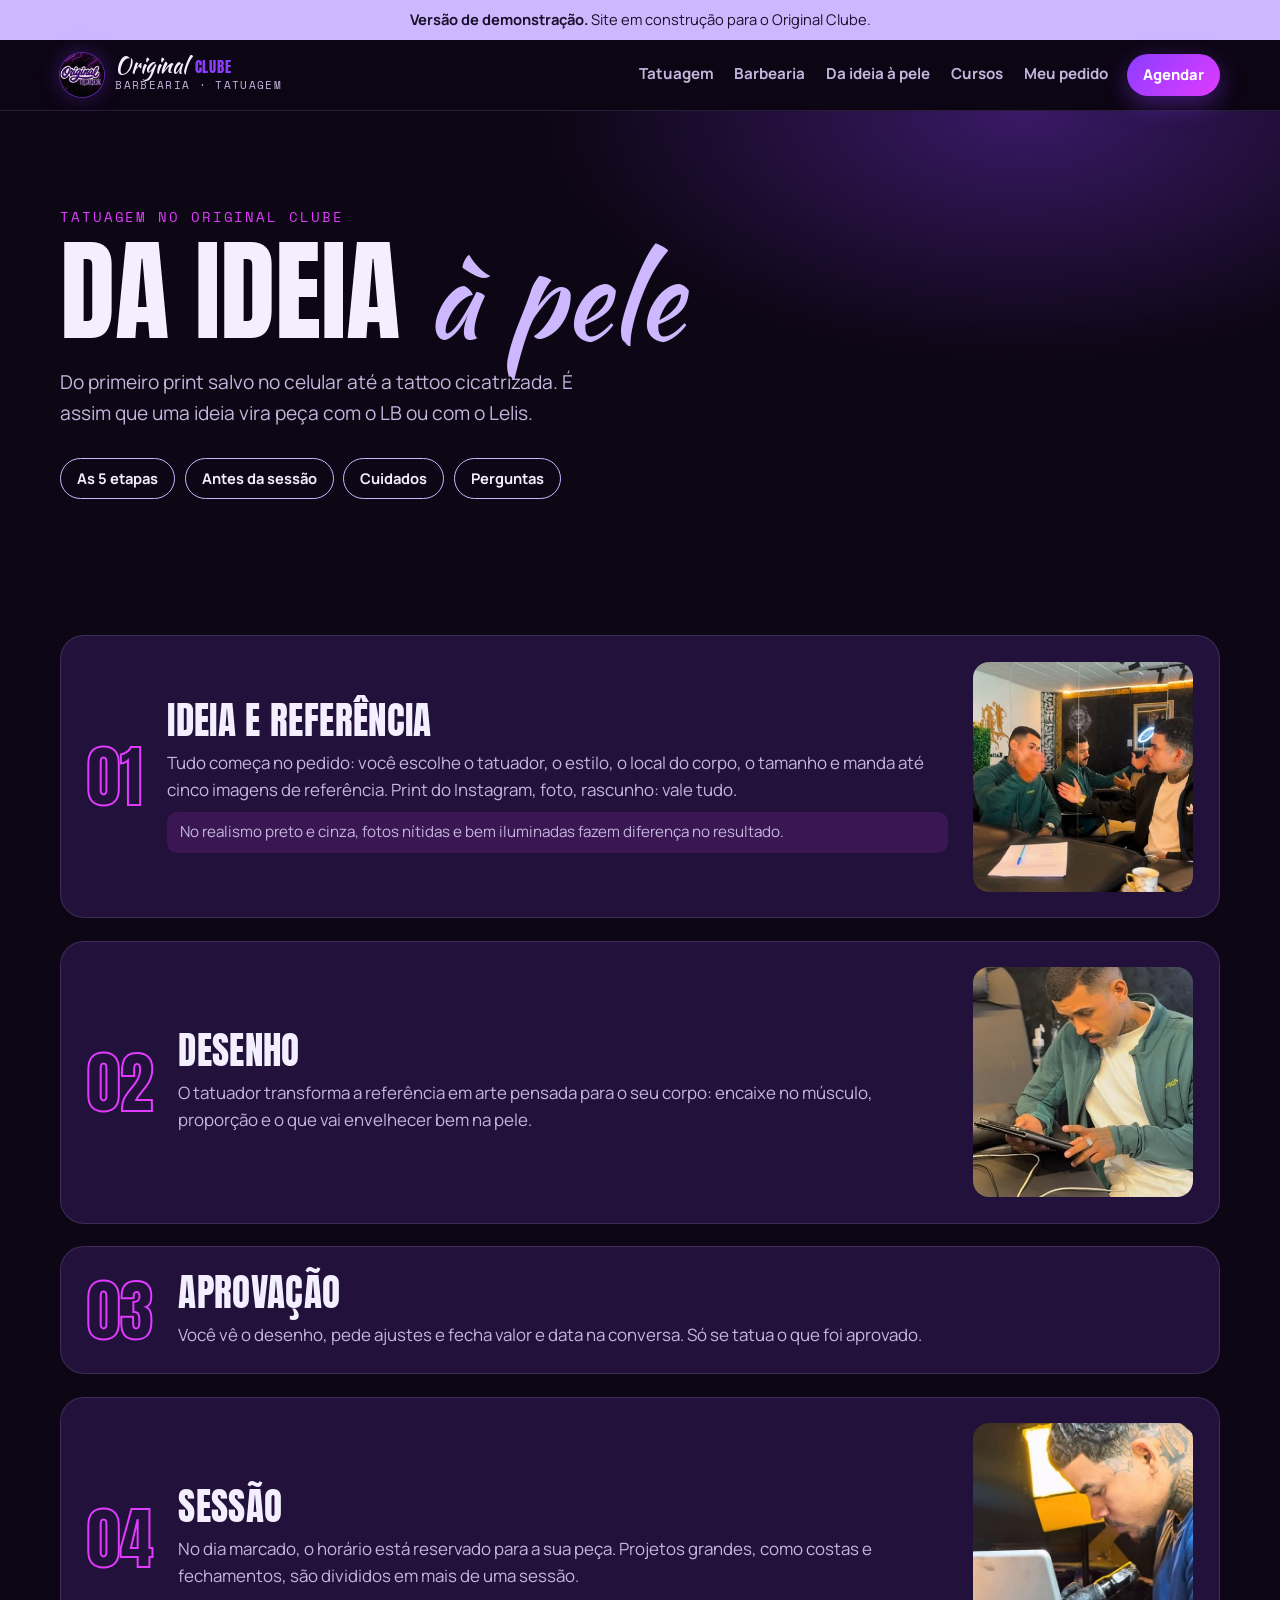
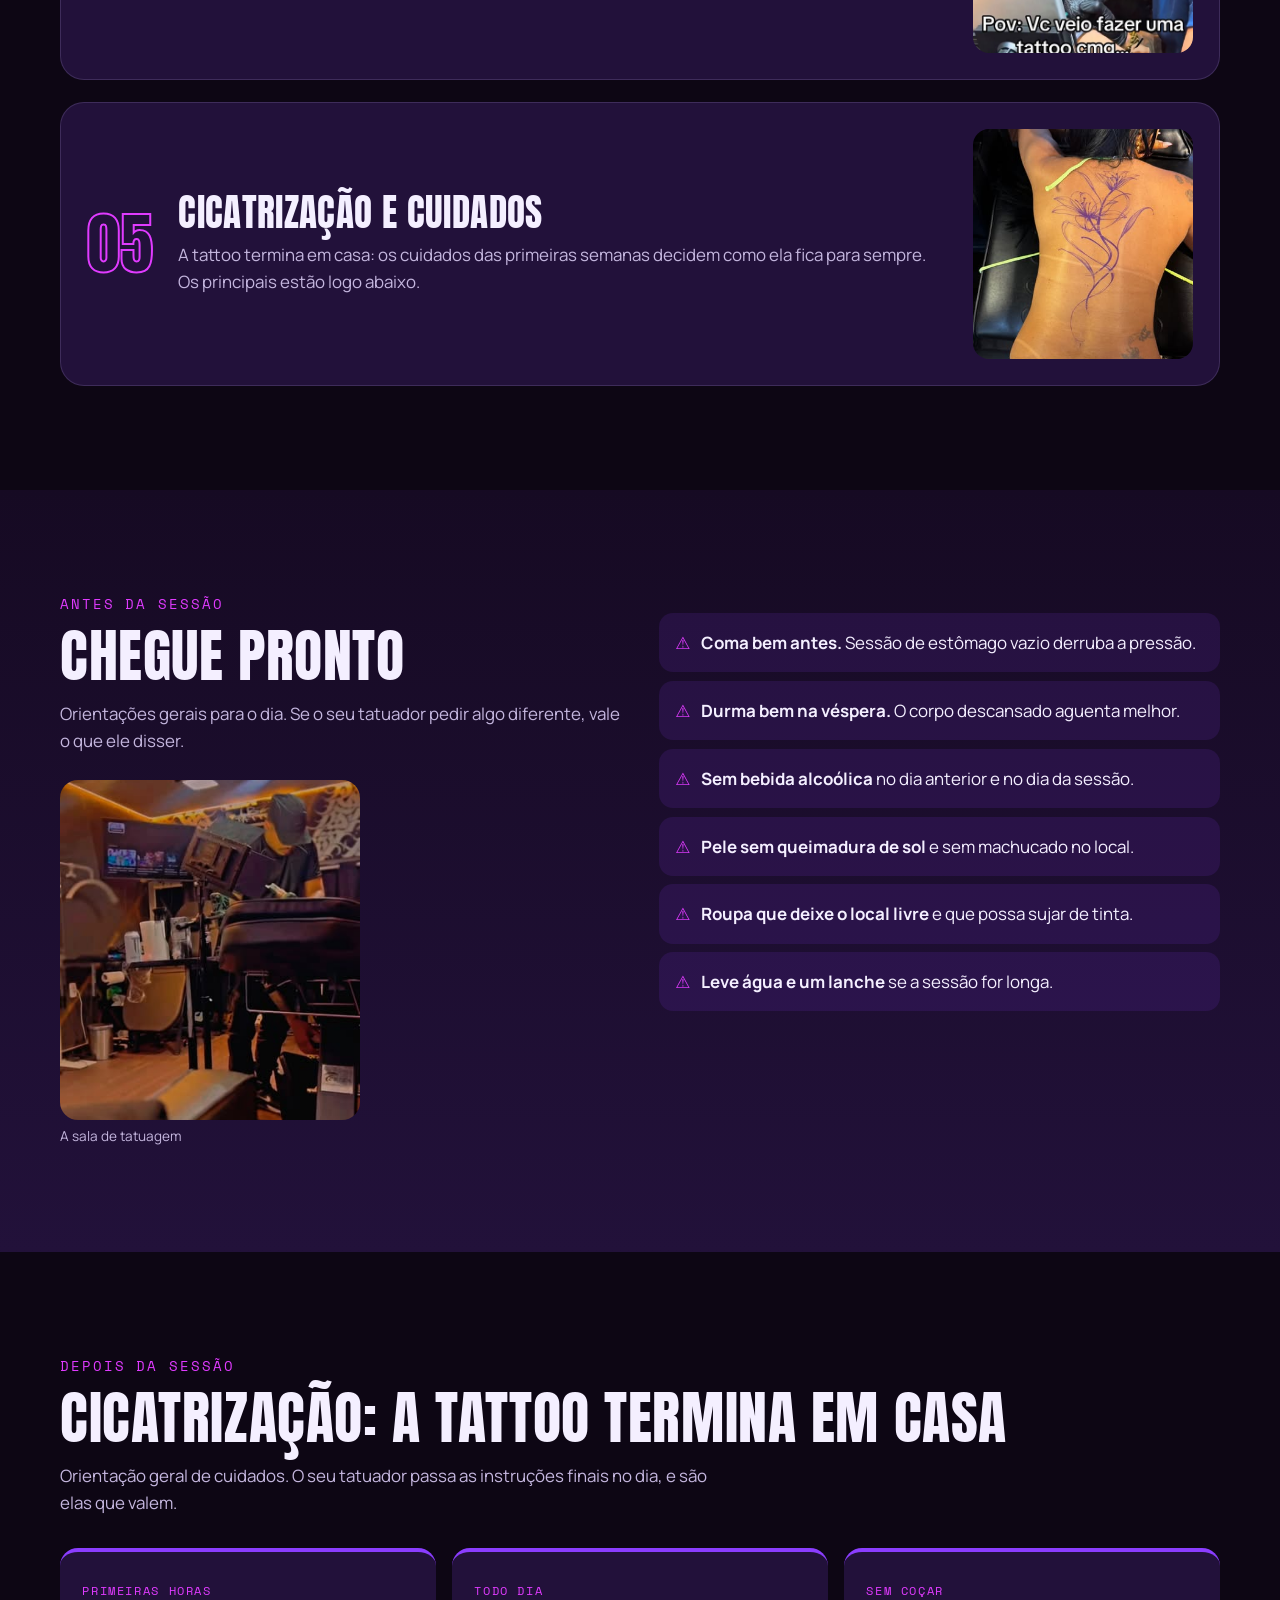
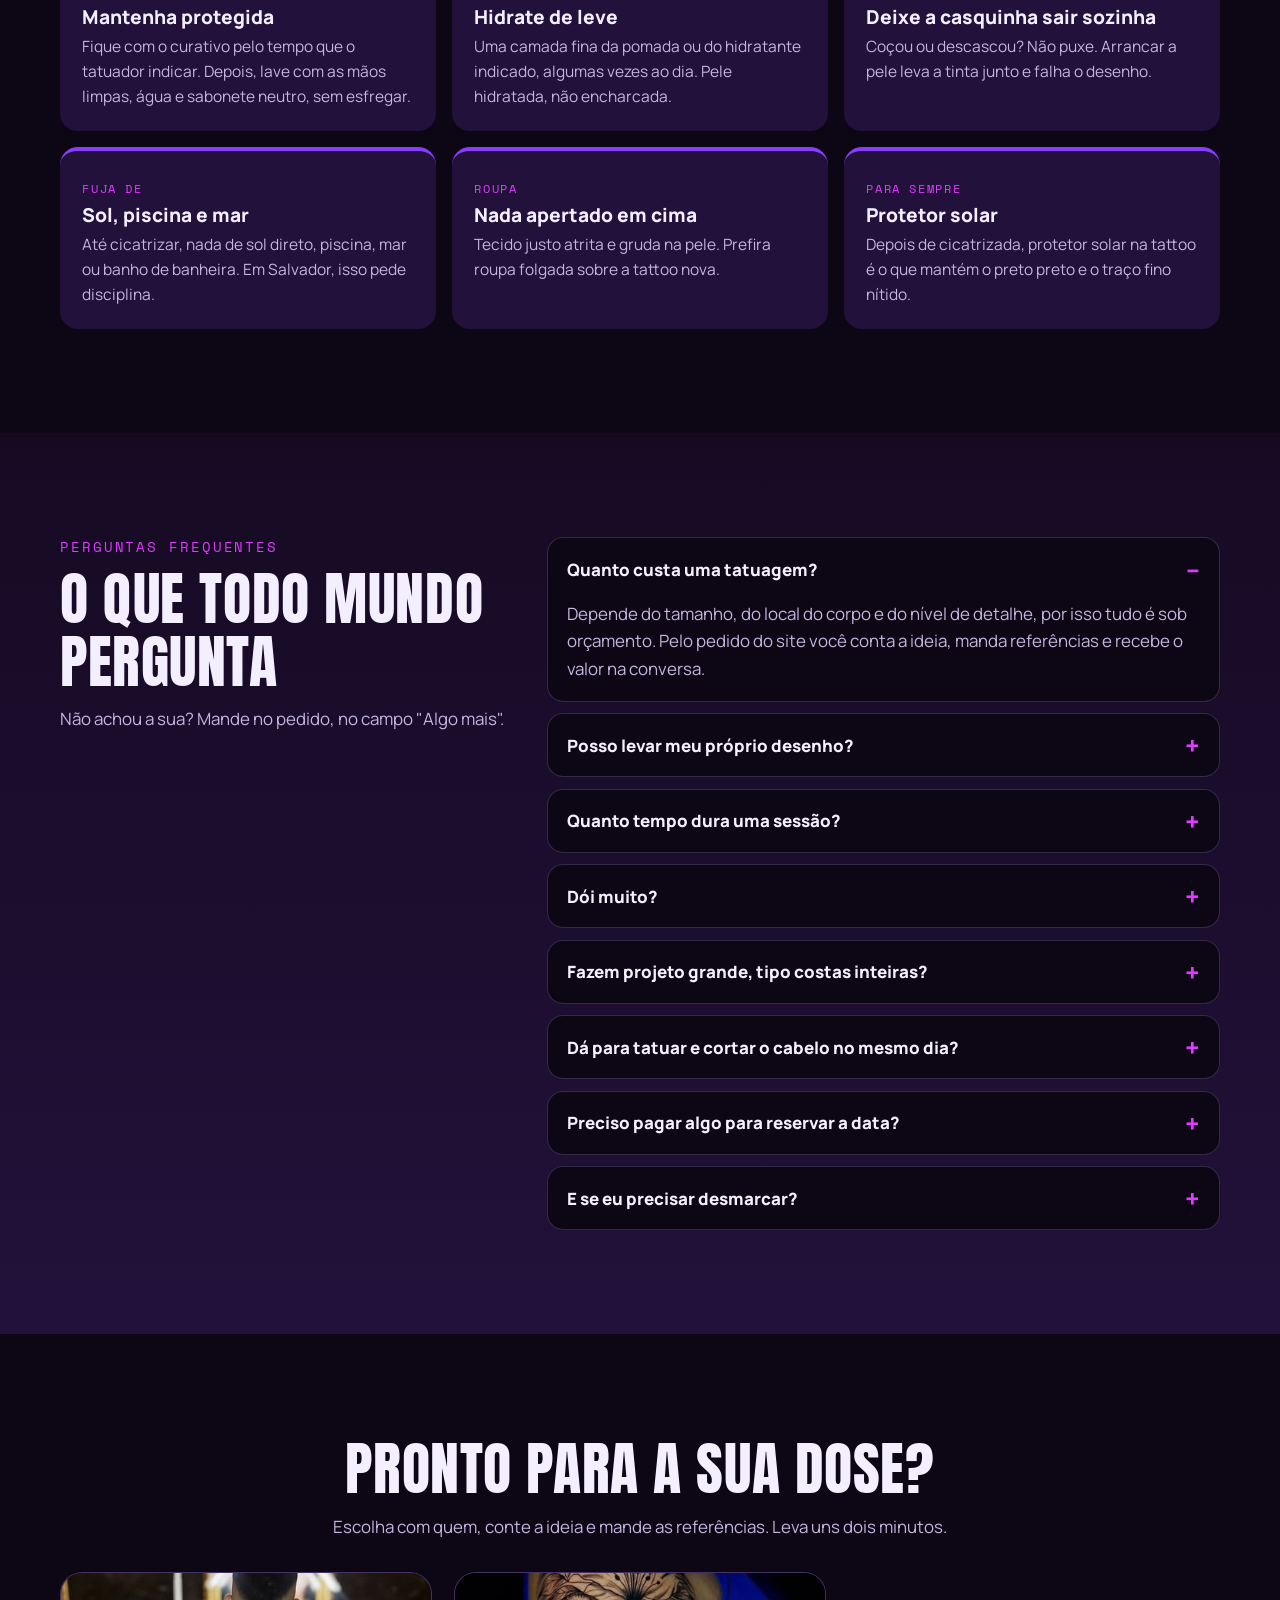
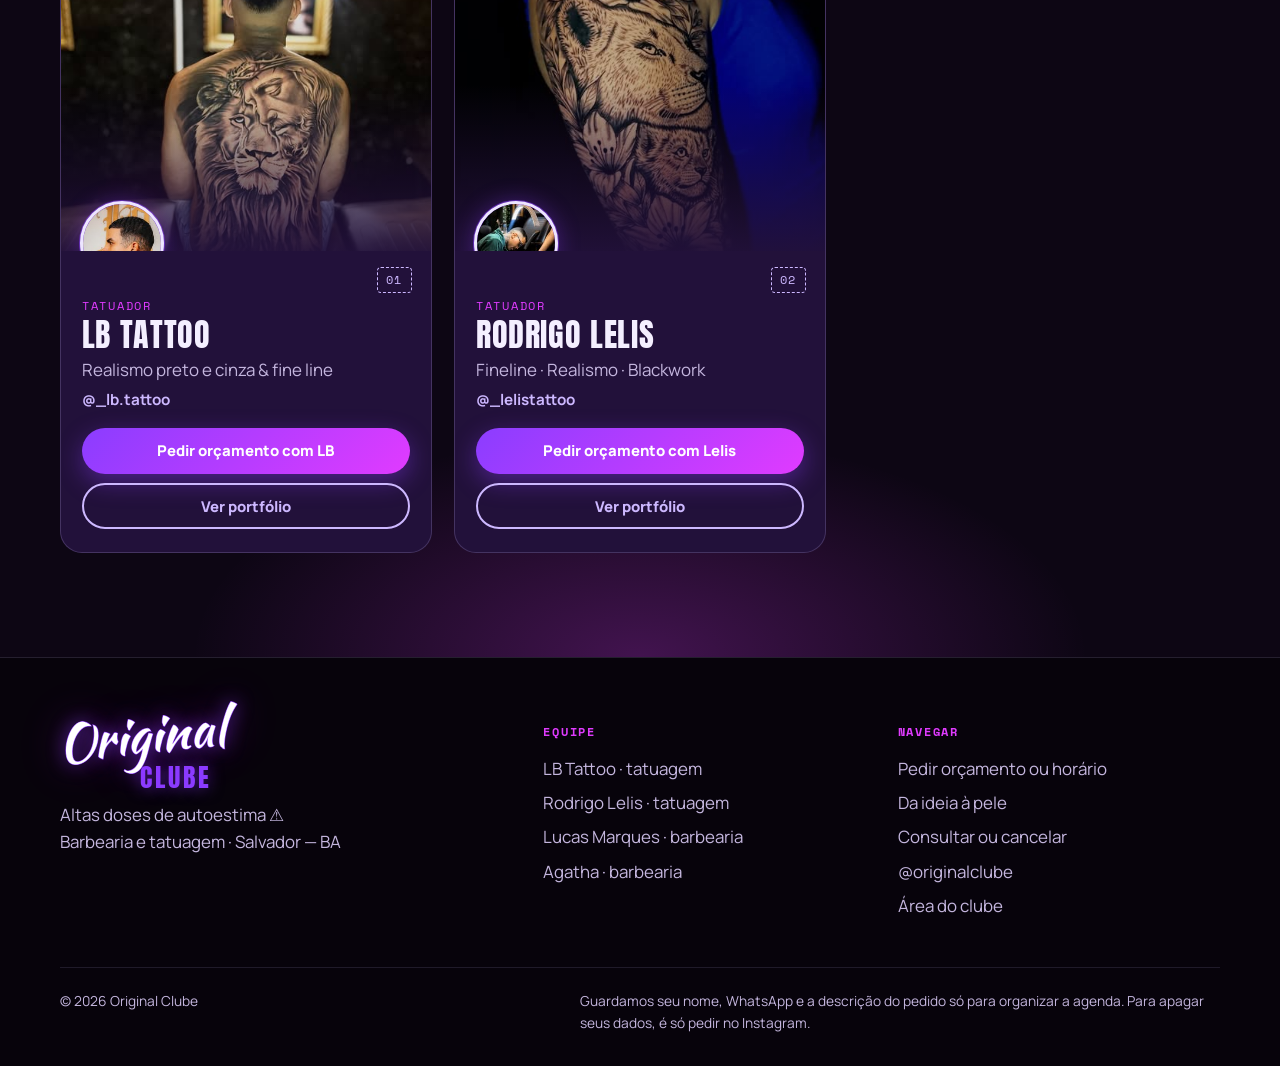
<file: processo.html>
<!DOCTYPE html>
<html lang="pt-BR">
<head>
<meta charset="UTF-8">
<meta name="viewport" content="width=device-width, initial-scale=1.0">
<title>Da ideia à pele · Original Clube</title>
<meta name="description" content="Como funciona uma tatuagem no Original Clube: referência, desenho, aprovação, sessão e cicatrização. Perguntas frequentes e cuidados depois da tattoo.">
<meta name="theme-color" content="#0D0614">
<link rel="icon" href="fotos/logo.jpg">
<meta property="og:type" content="article">
<meta property="og:title" content="Da ideia à pele · Original Clube">
<meta property="og:description" content="Do primeiro rabisco à tattoo cicatrizada, passo a passo.">
<meta property="og:image" content="fotos/lb-1.jpg">
<meta property="og:locale" content="pt_BR">
<link rel="preconnect" href="https://fonts.googleapis.com">
<link rel="preconnect" href="https://fonts.gstatic.com" crossorigin>
<link href="https://fonts.googleapis.com/css2?family=Anton&family=Kaushan+Script&family=Manrope:wght@500;600;700;800&family=Space+Mono:wght@700&display=swap" rel="stylesheet">
<link rel="stylesheet" href="assets/estilo.css?v=20261020132258">
</head>
<body class="pg-processo">

<div id="faixa-demo" class="faixa-demo" hidden>
  <b>Versão de demonstração.</b> Site em construção para o Original Clube.
</div>

<header class="topo">
  <div class="wrap topo-in">
    <a class="marca" href="index.html" aria-label="Original Clube, início">
      <img src="fotos/logo.jpg" alt="" width="44" height="44">
      <span><b>Original <em>Clube</em></b><small>Barbearia · Tatuagem</small></span>
    </a>
    <nav class="menu" aria-label="Seções">
      <a href="index.html#tatuagem">Tatuagem</a>
      <a href="index.html#barbearia">Barbearia</a>
      <a href="processo.html">Da ideia à pele</a>
      <a href="index.html#cursos">Cursos</a>
      <a href="index.html#meu-horario">Meu pedido</a>
    </nav>
    <a class="btn btn-cheio mini" href="index.html#agendar">Agendar</a>
  </div>
</header>

<main>
  <section class="proc-capa">
    <div class="wrap">
      <p class="olho">Tatuagem no Original Clube</p>
      <h1>Da ideia <em>à pele</em></h1>
      <p class="lead">Do primeiro print salvo no celular até a tattoo cicatrizada. É assim que uma ideia vira peça com o LB ou com o Lelis.</p>
      <nav class="proc-indice" aria-label="Nesta página">
        <a href="#etapas">As 5 etapas</a>
        <a href="#antes">Antes da sessão</a>
        <a href="#cuidados">Cuidados</a>
        <a href="#faq">Perguntas</a>
      </nav>
    </div>
  </section>

  <section class="secao" id="etapas">
    <div class="wrap">
      <ol class="etapas-proc">
        <li><span class="ep-num">01</span><div><h2>Ideia e referência</h2><p>Tudo começa no pedido: você escolhe o tatuador, o estilo, o local do corpo, o tamanho e manda até cinco imagens de referência. Print do Instagram, foto, rascunho: vale tudo.</p><p class="ep-dica">No realismo preto e cinza, fotos nítidas e bem iluminadas fazem diferença no resultado.</p></div><figure><img src="fotos/conversa-projeto.jpg" alt="Conversa sobre projeto no clube" loading="lazy"></figure></li>
        <li><span class="ep-num">02</span><div><h2>Desenho</h2><p>O tatuador transforma a referência em arte pensada para o seu corpo: encaixe no músculo, proporção e o que vai envelhecer bem na pele.</p></div><figure><img src="fotos/lelis-desenhando.jpg" alt="Rodrigo Lelis desenhando no tablet" loading="lazy"></figure></li>
        <li><span class="ep-num">03</span><div><h2>Aprovação</h2><p>Você vê o desenho, pede ajustes e fecha valor e data na conversa. Só se tatua o que foi aprovado.</p></div></li>
        <li><span class="ep-num">04</span><div><h2>Sessão</h2><p>No dia marcado, o horário está reservado para a sua peça. Projetos grandes, como costas e fechamentos, são divididos em mais de uma sessão.</p></div><figure><img src="fotos/lb-tatuando.jpg" alt="LB tatuando no clube" loading="lazy"></figure></li>
        <li><span class="ep-num">05</span><div><h2>Cicatrização e cuidados</h2><p>A tattoo termina em casa: os cuidados das primeiras semanas decidem como ela fica para sempre. Os principais estão logo abaixo.</p></div><figure><img src="fotos/lb-6.jpg" alt="Floral fine line nas costas" loading="lazy"></figure></li>
      </ol>
    </div>
  </section>

  <section class="secao secao-lilas" id="antes">
    <div class="wrap dupla">
      <div>
        <p class="olho">Antes da sessão</p>
        <h2>Chegue pronto</h2>
        <p class="sub">Orientações gerais para o dia. Se o seu tatuador pedir algo diferente, vale o que ele disser.</p>
        <figure class="fig-proc"><img src="fotos/estudio.jpg" alt="Sala de tatuagem do clube" loading="lazy" width="360" height="640"><figcaption>A sala de tatuagem</figcaption></figure>
      </div>
      <ul class="lista-check lista-grande">
        <li><b>Coma bem antes.</b> Sessão de estômago vazio derruba a pressão.</li>
        <li><b>Durma bem na véspera.</b> O corpo descansado aguenta melhor.</li>
        <li><b>Sem bebida alcoólica</b> no dia anterior e no dia da sessão.</li>
        <li><b>Pele sem queimadura de sol</b> e sem machucado no local.</li>
        <li><b>Roupa que deixe o local livre</b> e que possa sujar de tinta.</li>
        <li><b>Leve água e um lanche</b> se a sessão for longa.</li>
      </ul>
    </div>
  </section>

  <section class="secao" id="cuidados">
    <div class="wrap">
      <p class="olho">Depois da sessão</p>
      <h2>Cicatrização: a tattoo termina em casa</h2>
      <p class="sub">Orientação geral de cuidados. O seu tatuador passa as instruções finais no dia, e são elas que valem.</p>
      <div class="cuidados">
        <article><span>Primeiras horas</span><h3>Mantenha protegida</h3><p>Fique com o curativo pelo tempo que o tatuador indicar. Depois, lave com as mãos limpas, água e sabonete neutro, sem esfregar.</p></article>
        <article><span>Todo dia</span><h3>Hidrate de leve</h3><p>Uma camada fina da pomada ou do hidratante indicado, algumas vezes ao dia. Pele hidratada, não encharcada.</p></article>
        <article><span>Sem coçar</span><h3>Deixe a casquinha sair sozinha</h3><p>Coçou ou descascou? Não puxe. Arrancar a pele leva a tinta junto e falha o desenho.</p></article>
        <article><span>Fuja de</span><h3>Sol, piscina e mar</h3><p>Até cicatrizar, nada de sol direto, piscina, mar ou banho de banheira. Em Salvador, isso pede disciplina.</p></article>
        <article><span>Roupa</span><h3>Nada apertado em cima</h3><p>Tecido justo atrita e gruda na pele. Prefira roupa folgada sobre a tattoo nova.</p></article>
        <article><span>Para sempre</span><h3>Protetor solar</h3><p>Depois de cicatrizada, protetor solar na tattoo é o que mantém o preto preto e o traço fino nítido.</p></article>
      </div>
    </div>
  </section>

  <section class="secao secao-lilas" id="faq">
    <div class="wrap faq-in">
      <div>
        <p class="olho">Perguntas frequentes</p>
        <h2>O que todo mundo pergunta</h2>
        <p class="sub">Não achou a sua? Mande no pedido, no campo "Algo mais".</p>
      </div>
      <div class="faq">
        <details open><summary>Quanto custa uma tatuagem?</summary><p>Depende do tamanho, do local do corpo e do nível de detalhe, por isso tudo é sob orçamento. Pelo pedido do site você conta a ideia, manda referências e recebe o valor na conversa.</p></details>
        <details><summary>Posso levar meu próprio desenho?</summary><p>Pode. No pedido existe a opção "Trago meu desenho": anexe a imagem e o tatuador avalia se precisa de ajuste para funcionar na pele.</p></details>
        <details><summary>Quanto tempo dura uma sessão?</summary><p>Peças pequenas costumam caber em poucas horas. Fechamentos e costas inteiras podem pedir mais de uma sessão. O tipo de sessão que você escolhe no pedido reserva o tempo certo na agenda.</p></details>
        <details><summary>Dói muito?</summary><p>Varia de pessoa para pessoa e de lugar para lugar. Regiões com osso perto da pele (costela, pé, coluna) costumam incomodar mais. Ir descansado e alimentado ajuda bastante.</p></details>
        <details><summary>Fazem projeto grande, tipo costas inteiras?</summary><p>Sim: o portfólio do LB tem costas inteiras (leão, tigre, onça, dragão) e fechamentos de braço. Projeto grande começa pela conversa de orçamento.</p></details>
        <details><summary>Dá para tatuar e cortar o cabelo no mesmo dia?</summary><p>O clube é barbearia e tatuagem. Faça dois pedidos no site, um para cada, e escolha horários que não se cruzem.</p></details>
        <details><summary>Preciso pagar algo para reservar a data?</summary><p>A forma de reservar é combinada direto com o tatuador na conversa do orçamento.</p></details>
        <details><summary>E se eu precisar desmarcar?</summary><p>Com o código do pedido você cancela pelo próprio site até 2 horas antes, e o horário volta para a agenda. Depois disso, chame no Instagram.</p></details>
      </div>
    </div>
  </section>

  <section class="secao cta-final">
    <div class="wrap">
      <h2>Pronto para a sua dose?</h2>
      <p class="sub">Escolha com quem, conte a ideia e mande as referências. Leva uns dois minutos.</p>
      <div class="equipe" id="lista-tattoo"></div>
    </div>
  </section>
</main>

<footer class="rodape">
  <div class="wrap">
    <div class="rodape-in">
      <div class="rodape-marca">
        <span class="wordmark wordmark-p"><span class="wm-script">Original</span><span class="wm-bloco">Clube</span></span>
        <p>Altas doses de autoestima ⚠</p>
        <p>Barbearia e tatuagem · Salvador — BA</p>
      </div>
      <div>
        <b class="rodape-titulo">Equipe</b>
        <ul class="rodape-links">
          <li><a href="artista.html?a=lb">LB Tattoo · tatuagem</a></li>
          <li><a href="artista.html?a=lelis">Rodrigo Lelis · tatuagem</a></li>
          <li><a href="artista.html?a=lucas">Lucas Marques · barbearia</a></li>
          <li><a href="artista.html?a=agatha">Agatha · barbearia</a></li>
        </ul>
      </div>
      <div>
        <b class="rodape-titulo">Navegar</b>
        <ul class="rodape-links">
          <li><a href="index.html#agendar">Pedir orçamento ou horário</a></li>
          <li><a href="processo.html">Da ideia à pele</a></li>
          <li><a href="index.html#meu-horario">Consultar ou cancelar</a></li>
          <li><a href="https://www.instagram.com/originalclube/" target="_blank" rel="noopener">@originalclube</a></li>
          <li><a href="admin.html">Área do clube</a></li>
        </ul>
      </div>
    </div>
    <div class="creditos">
      <span>© <span id="ano"></span> Original Clube</span>
      <span>Guardamos seu nome, WhatsApp e a descrição do pedido só para organizar a agenda. Para apagar seus dados, é só pedir no Instagram.</span>
    </div>
  </div>
</footer>

<a class="flutua" href="index.html#agendar">Pedir orçamento</a>

<script src="assets/config.js?v=20261020132258"></script>
<script src="assets/site.js?v=20261020132258"></script>
</body>
</html>
</file>
<file: assets/estilo.css>
/* =====================================================================
   Original Clube — visual do site
   Conceito: "clube noturno de autoestima". Noite violeta, neon roxo e
   magenta do logo (raios), wordmark em script + bloco condensado, fita de
   aviso "⚠ altas doses de autoestima" e carteirinha de membro nos cards.
   O formulário do pedido fica num cartão claro (lilás) para ler bem.
   ===================================================================== */

:root{
  --noite:   #0D0614;
  --noite-2: #160A23;
  --noite-3: #22113A;
  --roxo:    #8B3DFF;
  --roxo-2:  #6A1FE0;
  --magenta: #E03BFF;
  --lilas:   #CDB8FF;
  --lilas-2: #EDE5FF;
  --lilas-3: #F7F3FF;
  --texto:   #F4EFFF;
  --texto-2: #C4B6DE;
  --tinta:   #1A0F2A;    /* texto sobre fundo claro */
  --tinta-2: #4A3C63;
  --zap:     #1FAF54;
  --erro:    #B3123E;
  --ok:      #0E7A4B;

  --script: 'Kaushan Script', 'Brush Script MT', cursive;
  --bloco:  'Anton', 'Impact', 'Arial Narrow', sans-serif;
  --corpo:  'Manrope', system-ui, -apple-system, 'Segoe UI', sans-serif;
  --mono:   'Space Mono', ui-monospace, Consolas, monospace;

  --raio:   18px;
  --neon:   0 0 0 1px rgba(139,61,255,.55), 0 0 22px rgba(139,61,255,.35);
  --larg:   1160px;
}

*,*::before,*::after{box-sizing:border-box;margin:0;padding:0}
html{scroll-behavior:smooth;-webkit-text-size-adjust:100%}
body{font-family:var(--corpo);font-size:1.06rem;line-height:1.6;color:var(--texto);background:var(--noite);overflow-x:hidden}
img{max-width:100%;display:block}
a{color:inherit}
button{font:inherit;color:inherit;background:none;border:0;cursor:pointer}
h1,h2,h3,h4{line-height:1.08;font-weight:400}
h2{font-family:var(--bloco);font-size:clamp(2.1rem,6vw,3.6rem);text-transform:uppercase;letter-spacing:.01em}
h2 em,h1 em{font-family:var(--script);font-style:normal;text-transform:none;color:var(--lilas);font-size:1.02em;letter-spacing:0}
h3{font-family:var(--corpo);font-weight:800;font-size:1.2rem}
:focus-visible{outline:3px solid var(--magenta);outline-offset:3px}
[hidden]{display:none !important}
.wrap{width:min(100% - 32px, var(--larg));margin-inline:auto}

.olho{font-family:var(--mono);font-size:.85rem;letter-spacing:.14em;text-transform:uppercase;color:var(--magenta);margin-bottom:.6rem}
.sub{color:var(--texto-2);max-width:42rem;margin-top:.8rem}
.lead{font-size:1.2rem;color:var(--texto-2);max-width:34rem}
.h-meio{font-family:var(--bloco);font-size:1.8rem;text-transform:uppercase;letter-spacing:.02em;margin:3rem 0 .4rem}
.cab-secao{margin-bottom:2rem}
.cab-meio{margin-top:3.4rem;margin-bottom:1.2rem}
.cab-meio .h-meio{margin-top:0}
.acoes{display:flex;flex-wrap:wrap;gap:.7rem;margin-top:1.6rem;align-items:center}
.acoes.centro{justify-content:center}
.carregando{color:var(--texto-2);padding:1rem 0}

/* ---------- botões ---------- */
.btn{display:inline-flex;align-items:center;justify-content:center;gap:.5rem;min-height:50px;padding:.7rem 1.4rem;border-radius:999px;font-weight:800;font-size:1rem;text-decoration:none;transition:transform .15s, box-shadow .15s, background .15s;text-align:center;line-height:1.2}
.btn:hover{transform:translateY(-2px)}
.btn-cheio{background:linear-gradient(135deg,var(--roxo),var(--magenta));color:#fff;box-shadow:0 8px 24px rgba(139,61,255,.4)}
.btn-cheio:hover{box-shadow:0 10px 30px rgba(224,59,255,.5)}
.btn-linha{border:2px solid var(--lilas);color:var(--lilas)}
.btn-linha:hover{background:var(--lilas);color:var(--noite)}
.btn-zap{background:var(--zap);color:#fff}
.btn-direct{background:var(--tinta);color:#fff}
.btn.mini{min-height:42px;padding:.45rem 1rem;font-size:.92rem}
.btn-bloco{width:100%}
.btn:disabled{opacity:.55;cursor:not-allowed;transform:none}

/* ---------- faixa demo + topo ---------- */
.faixa-demo{background:var(--lilas);color:var(--tinta);text-align:center;font-size:.92rem;padding:.5rem 16px}
.topo{position:sticky;top:0;z-index:50;background:rgba(13,6,20,.86);backdrop-filter:blur(12px);border-bottom:1px solid rgba(205,184,255,.14)}
.topo-in{display:flex;align-items:center;gap:1.2rem;min-height:70px}
.marca{display:flex;align-items:center;gap:.7rem;text-decoration:none;margin-right:auto}
.marca img{width:44px;height:44px;border-radius:50%;box-shadow:var(--neon)}
.marca b{display:block;font-family:var(--script);font-weight:400;font-size:1.35rem;line-height:1}
.marca b em{font-family:var(--bloco);font-style:normal;font-size:.95rem;letter-spacing:.06em;text-transform:uppercase;color:var(--roxo);margin-left:.15rem}
.marca small{display:block;font-family:var(--mono);font-size:.7rem;letter-spacing:.12em;text-transform:uppercase;color:var(--texto-2)}
.menu{display:flex;gap:1.3rem}
.menu a{text-decoration:none;font-weight:700;font-size:.95rem;color:var(--texto-2)}
.menu a:hover{color:#fff}
@media(max-width:900px){ .menu{display:none} }

/* ---------- capa ---------- */
.capa{position:relative;overflow:hidden;padding:clamp(3rem,8vw,6rem) 0 clamp(3rem,7vw,5rem);
  background:radial-gradient(60rem 30rem at 85% 10%, rgba(139,61,255,.35), transparent 60%),
             radial-gradient(40rem 24rem at 0% 100%, rgba(224,59,255,.22), transparent 60%), var(--noite)}
.raios{position:absolute;inset:0;pointer-events:none;opacity:.55;
  background:url("data:image/svg+xml,%3Csvg xmlns='http://www.w3.org/2000/svg' viewBox='0 0 800 600' fill='none' stroke='%23A86BFF' stroke-width='2' stroke-linejoin='round'%3E%3Cpath d='M620 0 590 70 625 80 575 170 600 178 540 290'/%3E%3Cpath d='M720 40 700 110 728 116 690 200' stroke-width='1.2'/%3E%3Cpath d='M60 380 90 450 60 460 110 560' stroke-width='1.4'/%3E%3Cpath d='M470 600 500 520 470 512 520 430' stroke-width='1'/%3E%3C/svg%3E") center/cover no-repeat;
  filter:drop-shadow(0 0 6px #A86BFF)}
.capa-in{position:relative;display:grid;grid-template-columns:1.1fr .9fr;gap:3rem;align-items:center}
@media(max-width:900px){ .capa-in{grid-template-columns:1fr} }
.aviso-dose{display:inline-flex;align-items:center;gap:.5rem;font-family:var(--mono);font-size:.8rem;letter-spacing:.1em;text-transform:uppercase;background:var(--lilas);color:var(--noite);padding:.35rem .8rem;border-radius:6px;transform:rotate(-1.5deg);margin-bottom:1.4rem}
.wordmark{display:flex;flex-direction:column;line-height:.86;margin-bottom:1.4rem}
.wm-script{font-family:var(--script);font-size:clamp(4rem,13vw,8.2rem);color:#fff;
  -webkit-text-stroke:2px var(--roxo);paint-order:stroke fill;text-shadow:0 0 18px rgba(139,61,255,.75), 0 0 46px rgba(224,59,255,.45);transform:rotate(-6deg);transform-origin:left bottom}
.wm-bloco{font-family:var(--bloco);font-size:clamp(2.2rem,7vw,4.3rem);letter-spacing:.12em;text-transform:uppercase;color:var(--roxo);margin-left:clamp(5rem,22vw,13rem);text-shadow:0 0 16px rgba(139,61,255,.6)}
.portas{display:grid;grid-template-columns:1fr 1fr;gap:.9rem;margin-top:2rem;max-width:34rem}
@media(max-width:480px){ .portas{grid-template-columns:1fr} }
.porta{display:flex;flex-direction:column;gap:.15rem;padding:1.1rem 1.2rem;border-radius:var(--raio);text-decoration:none;border:1px solid rgba(205,184,255,.25);background:rgba(34,17,58,.75);transition:transform .2s, box-shadow .2s}
.porta:hover{transform:translateY(-4px);box-shadow:var(--neon)}
.porta small{font-family:var(--mono);font-size:.72rem;letter-spacing:.14em;text-transform:uppercase;color:var(--magenta)}
.porta b{font-family:var(--bloco);font-weight:400;font-size:2rem;text-transform:uppercase;letter-spacing:.03em}
.porta span{color:var(--texto-2);font-size:.95rem}
.porta-tattoo{background:linear-gradient(135deg,rgba(139,61,255,.55),rgba(34,17,58,.8))}
.capa-fotos{position:relative;height:clamp(380px,48vw,520px)}
@media(max-width:900px){ .capa-fotos{height:400px;max-width:460px} }
.cf{position:absolute;object-fit:cover;border-radius:16px;border:3px solid var(--lilas-2);box-shadow:0 20px 50px rgba(0,0,0,.6), var(--neon)}
.cf-1{width:58%;height:74%;left:0;top:4%;transform:rotate(-5deg)}
.cf-2{width:40%;height:70%;right:2%;top:0;transform:rotate(5deg)}
.cf-3{width:46%;height:46%;left:30%;bottom:0;transform:rotate(-1deg)}
.cf-selo{position:absolute;right:6%;bottom:8%;width:104px;height:104px;border-radius:50%;display:grid;place-content:center;text-align:center;background:var(--magenta);color:#fff;font-family:var(--mono);font-size:.7rem;letter-spacing:.1em;text-transform:uppercase;line-height:1.1;transform:rotate(12deg);box-shadow:0 0 30px rgba(224,59,255,.6)}
.cf-selo b{font-family:var(--script);font-size:1.4rem;text-transform:none;letter-spacing:0}

/* ---------- fita de aviso ---------- */
.fita-dose{overflow:hidden;background:repeating-linear-gradient(-45deg,var(--roxo) 0 22px,#2A0F52 22px 44px);padding:.5rem 0;border-block:2px solid var(--lilas)}
.fita-dose div{display:flex;gap:1.2rem;width:max-content;animation:corre 38s linear infinite;align-items:center}
.fita-dose span{font-family:var(--bloco);text-transform:uppercase;letter-spacing:.08em;font-size:1.15rem;background:var(--noite);padding:.15rem .7rem;border-radius:4px}
.fita-dose i{font-style:normal;color:#FFE14D;font-size:1.1rem}
@keyframes corre{to{transform:translateX(-50%)}}

/* ---------- seções ---------- */
.secao{padding:clamp(4rem,9vw,6.5rem) 0}
.secao-lilas{background:linear-gradient(180deg,var(--noite-2),var(--noite-3))}
.secao-escura{background:#07030B}

/* ---------- cards da equipe: carteirinha de membro ---------- */
.equipe{display:grid;grid-template-columns:repeat(auto-fill,minmax(min(100%,300px),1fr));gap:1.4rem}
.equipe-tattoo{grid-template-columns:repeat(auto-fill,minmax(min(100%,340px),1fr))}
.card-art{display:flex;flex-direction:column;border-radius:22px;overflow:hidden;background:var(--noite-3);border:1px solid rgba(205,184,255,.2);transition:transform .2s, box-shadow .2s}
.card-art:hover{transform:translateY(-4px);box-shadow:var(--neon)}
.ca-link{display:block;text-decoration:none;flex:1}
.ca-capa{position:relative;display:block;aspect-ratio:4/3;background:var(--noite-2);overflow:hidden}
.card-barbearia .ca-capa{aspect-ratio:16/9}
.ca-capa > img{width:100%;height:100%;object-fit:cover;filter:saturate(.9)}
.ca-capa::after{content:"";position:absolute;inset:0;background:linear-gradient(180deg,transparent 40%,rgba(34,17,58,.95))}
.ca-avatar{position:absolute;left:1.2rem;bottom:-34px;z-index:2;width:84px;height:84px}
.ca-corpo{display:block;position:relative;padding:2.8rem 1.3rem 1rem}
.ca-num{position:absolute;right:1.2rem;top:1rem;font-family:var(--mono);font-size:.75rem;letter-spacing:.12em;color:var(--lilas);border:1px dashed var(--lilas);padding:.15rem .5rem;border-radius:4px}
.ca-oficio{display:block;font-family:var(--mono);font-size:.78rem;letter-spacing:.14em;text-transform:uppercase;color:var(--magenta)}
.ca-nome{font-family:var(--bloco);font-weight:400;font-size:2rem;text-transform:uppercase;letter-spacing:.02em;margin:.15rem 0 .2rem}
.ca-linha{display:block;color:var(--texto-2)}
.ca-arroba{display:block;font-weight:700;color:var(--lilas);margin-top:.3rem;font-size:.95rem}
.ca-acoes{display:flex;flex-wrap:wrap;gap:.6rem;padding:0 1.3rem 1.4rem}
.ca-acoes .btn{flex:1 1 auto;min-height:46px;padding:.55rem 1rem;font-size:.93rem}
@media(min-width:760px){
  .equipe-tattoo .card-art:first-child{grid-column:span 2;flex-direction:row}
  .equipe-tattoo .card-art:first-child .ca-link{display:flex}
  .equipe-tattoo .card-art:first-child .ca-capa{width:55%;aspect-ratio:auto;min-height:340px}
  .equipe-tattoo .card-art:first-child .ca-corpo{flex:1;padding-top:3rem}
  .equipe-tattoo .card-art:first-child .ca-nome{font-size:2.8rem}
  .equipe-tattoo .card-art:first-child .ca-acoes{flex-direction:column;justify-content:flex-end;width:250px;padding:1.4rem}
  .equipe-tattoo .card-art:first-child .ca-avatar{bottom:auto;top:1.2rem}
}

/* avatar: foto redonda ou tipográfico */
.avatar{display:grid;place-items:center;border-radius:50%;overflow:hidden;border:3px solid var(--lilas-2);background:var(--roxo-2);box-shadow:var(--neon)}
.avatar img{width:100%;height:100%;object-fit:cover}
.avatar-tipo{background:radial-gradient(circle at 30% 25%,var(--magenta),var(--roxo-2));color:#fff}
.avatar-tipo b{font-family:var(--bloco);font-weight:400;font-size:1.9rem;letter-spacing:.04em}
.avatar-tipo i{font-style:normal}

/* ---------- portfólio ---------- */
.mural{display:grid;grid-template-columns:repeat(auto-fill,minmax(min(100%,210px),1fr));gap:1rem}
.mural figure{position:relative;border-radius:16px;overflow:hidden;background:var(--noite-3)}
.peca{display:block;width:100%;aspect-ratio:3/4;cursor:zoom-in}
.peca img{width:100%;height:100%;object-fit:cover;transition:transform .4s}
.mural figure:hover .peca img{transform:scale(1.05)}
.mural figcaption{position:absolute;inset:auto 0 0 0;padding:2rem .8rem .7rem;font-size:.86rem;font-weight:600;line-height:1.3;background:linear-gradient(180deg,transparent,rgba(13,6,20,.92));pointer-events:none}
.mural figcaption small{display:block;font-family:var(--mono);font-size:.7rem;letter-spacing:.12em;text-transform:uppercase;color:var(--magenta);margin-top:.15rem}
.mural-barba{grid-template-columns:repeat(auto-fill,minmax(min(100%,170px),1fr))}
.mural-grande{grid-template-columns:repeat(auto-fill,minmax(min(100%,250px),1fr))}

.faixa-cta{display:flex;flex-wrap:wrap;align-items:center;justify-content:space-between;gap:1rem;margin-top:2.6rem;padding:1.4rem 1.6rem;border-radius:var(--raio);border:1px dashed var(--lilas);background:rgba(139,61,255,.1)}
.faixa-cta b{display:block;font-size:1.15rem}
.faixa-cta span{color:var(--texto-2)}

/* ---------- vitrine de serviços ---------- */
.tipos{display:grid;grid-template-columns:repeat(auto-fill,minmax(min(100%,240px),1fr));gap:1rem;margin-top:1.2rem}
.tipo{display:flex;flex-direction:column;gap:.4rem;padding:1.2rem;border-radius:var(--raio);background:var(--noite-3);border:1px solid rgba(205,184,255,.18)}
.tipo-cat{font-family:var(--mono);font-size:.72rem;letter-spacing:.14em;text-transform:uppercase;color:var(--magenta)}
.tipo h3{font-size:1.15rem}
.tipo p{color:var(--texto-2);font-size:.95rem;flex:1}
.tipo .meta{display:flex;justify-content:space-between;gap:.5rem;font-size:.88rem;color:var(--texto-2);border-top:1px dashed rgba(205,184,255,.3);padding-top:.6rem}
.tipo .meta b{color:var(--lilas)}
.tipo .btn{align-self:flex-start;margin-top:.4rem}
.tipo-b{background:linear-gradient(160deg,rgba(139,61,255,.35),var(--noite-3))}
.nota-maapp{margin-top:1.2rem;color:var(--texto-2);font-size:.95rem}
.nota-maapp a{color:var(--lilas);font-weight:700}

/* ---------- processo em 5 doses ---------- */
.doses{list-style:none;display:grid;grid-template-columns:repeat(5,1fr);gap:1rem;counter-reset:d}
@media(max-width:900px){ .doses{grid-template-columns:1fr 1fr} }
@media(max-width:520px){ .doses{grid-template-columns:1fr} }
.doses li{padding:1.3rem;border-radius:var(--raio);background:var(--noite-3);border-top:4px solid var(--roxo)}
.doses li:nth-child(even){border-top-color:var(--magenta)}
.doses b{font-family:var(--bloco);font-weight:400;font-size:2.4rem;color:var(--lilas);line-height:1}
.doses h3{margin:.4rem 0 .3rem}
.doses p{color:var(--texto-2);font-size:.95rem}

/* ---------- cursos e vaga ---------- */
.cursos,.vaga{display:grid;grid-template-columns:.8fr 1.2fr;gap:3rem;align-items:center}
@media(max-width:800px){ .cursos,.vaga{grid-template-columns:1fr} }
.cursos-cartaz img,.vaga > img{border-radius:20px;box-shadow:0 30px 60px rgba(0,0,0,.6), var(--neon);transform:rotate(-2deg);max-width:420px;width:100%}
.vaga > img{transform:rotate(2deg)}
.lista-check{list-style:none;display:grid;gap:.55rem;margin-top:1.2rem}
.lista-check li{position:relative;padding-left:2rem}
.lista-check li::before{content:"⚠";position:absolute;left:0;top:0;color:var(--magenta)}

/* ---------- pedido (cartão claro) ---------- */
.agendar{background:radial-gradient(50rem 25rem at 50% 0%,rgba(139,61,255,.3),transparent 70%),var(--noite)}
.painel{background:var(--lilas-3);color:var(--tinta);border-radius:26px;padding:clamp(1.1rem,3vw,2.2rem);box-shadow:0 30px 80px rgba(0,0,0,.5), 0 0 0 4px rgba(139,61,255,.4)}
.painel h3{font-family:var(--bloco);font-weight:400;text-transform:uppercase;letter-spacing:.02em;font-size:clamp(1.5rem,4.6vw,2rem)}
.painel .btn-linha{border-color:var(--roxo-2);color:var(--roxo-2)}
.painel .btn-linha:hover{background:var(--roxo-2);color:#fff}
.passos{display:flex;gap:.4rem;margin-bottom:1.4rem;flex-wrap:wrap}
.passo{flex:1 1 0;min-width:0;text-align:center;font-family:var(--mono);font-size:.8rem;letter-spacing:.04em;padding:.5rem .3rem;border-radius:999px;background:var(--lilas-2);color:var(--tinta-2);white-space:nowrap;overflow:hidden;text-overflow:ellipsis}
.passo[data-estado="atual"]{background:var(--roxo-2);color:#fff}
.passo[data-estado="feito"]{background:var(--lilas);color:var(--tinta)}
@media(max-width:600px){ .passo{font-size:0;padding:.35rem 0} .passo::first-letter{font-size:.85rem} .passo[data-estado="atual"]{font-size:.8rem;flex:3.4} }
.escolhas{display:flex;flex-wrap:wrap;gap:.5rem;margin-bottom:1.2rem}
.escolha{display:flex;flex-direction:column;align-items:flex-start;text-align:left;border:2px solid var(--lilas);border-radius:14px;background:#fff;padding:.35rem .8rem;min-height:46px}
.escolha small{font-family:var(--mono);font-size:.7rem;letter-spacing:.1em;text-transform:uppercase;color:var(--tinta-2)}
.escolha span{font-weight:800;font-size:.98rem;line-height:1.2}
.escolha:hover{border-color:var(--roxo)}
.etapa{display:none}
.etapa[data-ativa]{display:block}
.etapa > h3{margin-bottom:.35rem}
.dica{color:var(--tinta-2);margin-bottom:1.2rem}
.lista-barbeiros{display:grid;grid-template-columns:repeat(auto-fill,minmax(min(100%,250px),1fr));gap:.8rem}
.barbeiro-opcao{display:flex;align-items:center;gap:.9rem;text-align:left;padding:.8rem;min-height:88px;background:#fff;border:2px solid var(--lilas-2);border-radius:18px;transition:border-color .15s}
.barbeiro-opcao:hover{border-color:var(--roxo)}
.barbeiro-opcao[aria-pressed="true"]{border-color:var(--roxo-2);background:var(--lilas-2);box-shadow:0 0 0 3px rgba(106,31,224,.25)}
.barbeiro-opcao:disabled{opacity:.6;cursor:not-allowed}
.barbeiro-foto{flex:none;width:62px;height:62px;border-radius:50%;overflow:hidden;display:grid;place-items:center;background:linear-gradient(135deg,var(--roxo),var(--magenta));color:#fff}
.barbeiro-foto img{width:100%;height:100%;object-fit:cover}
.iniciais{font-family:var(--bloco);font-size:1.4rem;letter-spacing:.04em}
.barbeiro-txt strong{display:block;font-size:1.1rem;font-weight:800;line-height:1.2}
.barbeiro-txt span{display:block;font-size:.92rem;color:var(--tinta-2);line-height:1.35}
.grupo-servico{font-family:var(--mono);letter-spacing:.12em;text-transform:uppercase;font-size:.85rem;color:var(--roxo-2);margin:1.3rem 0 .5rem}
.grupo-servico:first-child{margin-top:0}
.lista-escolha{display:grid;grid-template-columns:repeat(auto-fill,minmax(min(100%,300px),1fr));gap:.7rem}
.opcao{display:flex;justify-content:space-between;align-items:center;gap:.8rem;text-align:left;padding:.85rem 1rem;min-height:64px;background:#fff;border:2px solid var(--lilas-2);border-radius:16px}
.opcao strong{display:block;font-size:1.05rem;font-weight:800}
.opcao span{display:block;font-size:.92rem;color:var(--tinta-2);line-height:1.35}
.opcao .val{flex:none;font-family:var(--mono);font-size:.75rem;color:var(--roxo-2);background:var(--lilas-2);padding:.2rem .55rem;border-radius:999px}
.opcao:hover{border-color:var(--roxo)}
.opcao[aria-pressed="true"]{border-color:var(--roxo-2);background:var(--lilas-2)}
@media(max-width:420px){ .opcao{flex-direction:column;align-items:flex-start;gap:.45rem} }
.projeto{background:#fff;border-radius:18px;padding:1.1rem;margin-bottom:1rem;border:2px solid var(--lilas-2)}
.campos{display:grid;gap:1rem}
.campos-2{display:grid;grid-template-columns:1fr 1fr;gap:1rem}
@media(max-width:600px){ .campos-2{grid-template-columns:1fr} }
.campo label,.rotulo-campo{display:block;font-weight:800;font-size:.98rem;margin-bottom:.35rem}
.rotulo-campo small,.campo label small{font-weight:500;color:var(--tinta-2)}
.campo input,.campo select,.campo textarea{width:100%;min-height:52px;padding:.7rem .9rem;font:inherit;font-size:1.03rem;color:var(--tinta);background:#fff;border:2px solid #CBBDE6;border-radius:12px}
.campo textarea{min-height:110px;resize:vertical}
.campo input::placeholder,.campo textarea::placeholder{color:#7A6C93}
.campo input:focus,.campo select:focus,.campo textarea:focus{outline:3px solid var(--roxo);outline-offset:1px;border-color:var(--roxo)}
.campo .ajuda{font-size:.9rem;color:var(--tinta-2);margin-top:.3rem}
.falta,.campo .falta{outline:3px solid var(--erro) !important;outline-offset:2px;border-radius:12px}
.chips{display:flex;flex-wrap:wrap;gap:.45rem}
.chip{min-height:46px;padding:.4rem 1rem;border:2px solid #CBBDE6;border-radius:999px;background:#fff;font-weight:700;font-size:.97rem}
.chip:hover{border-color:var(--roxo)}
.chip[aria-pressed="true"]{background:var(--roxo-2);border-color:var(--roxo-2);color:#fff}
.anexo-zona{display:flex;flex-wrap:wrap;align-items:center;gap:.8rem;padding:1rem;border:2px dashed var(--roxo);border-radius:14px;background:var(--lilas-3)}
.anexo-zona.arrastando{background:var(--lilas-2)}
.anexo-dica{font-size:.92rem;color:var(--tinta-2);flex:1;min-width:12rem}
.so-desktop{display:none}
@media(hover:hover) and (pointer:fine){ .so-desktop{display:inline} }
@media(max-width:600px){ .anexo-add{width:100%} }
.anexo-lista{list-style:none;display:flex;flex-wrap:wrap;gap:.6rem;margin-top:.7rem}
.anexo-lista:empty{display:none}
.anexo-lista li{position:relative;width:88px;height:88px;border-radius:12px;overflow:hidden;background:var(--lilas-2)}
.anexo-lista img{width:100%;height:100%;object-fit:cover}
.anexo-tira{position:absolute;top:4px;right:4px;width:30px;height:30px;border-radius:50%;background:var(--tinta);color:#fff;display:grid;place-items:center}
.anexo-tira:hover{background:var(--erro)}
.anexo-msg .aviso{margin-top:.6rem}
.anexo-ok{margin:.2rem auto 1rem;max-width:34rem;font-weight:700;background:var(--lilas-2);padding:.55rem .9rem;border-radius:12px}
.anexo-ok.anexo-falhou{background:#FFE0E8}
.voltar{font-weight:700;font-size:1rem;text-decoration:underline;text-underline-offset:3px;padding:.6rem .3rem;min-height:46px;color:var(--roxo-2)}
.fita{display:flex;gap:.5rem;overflow-x:auto;padding:4px 4px 12px;scroll-snap-type:x mandatory}
.fita::-webkit-scrollbar{height:8px}
.fita::-webkit-scrollbar-thumb{background:var(--lilas);border-radius:4px}
.dia{flex:none;scroll-snap-align:start;width:72px;min-height:86px;padding:.5rem 0;display:flex;flex-direction:column;align-items:center;justify-content:center;background:#fff;border:2px solid var(--lilas-2);border-radius:16px}
.dia .sem{font-family:var(--mono);font-size:.72rem;letter-spacing:.06em;text-transform:uppercase}
.dia .num{font-family:var(--bloco);font-size:1.7rem;line-height:1.1}
.dia .mes{font-size:.8rem;font-weight:700;color:var(--tinta-2)}
.dia:hover:not(:disabled){border-color:var(--roxo)}
.dia[aria-pressed="true"]{background:var(--roxo-2);border-color:var(--roxo-2);color:#fff}
.dia[aria-pressed="true"] .mes{color:var(--lilas-2)}
.dia:disabled{background:transparent;border-style:dashed;color:#8D80A6;cursor:not-allowed}
.dia:disabled .num{text-decoration:line-through}
.titulo-dia{font-weight:800;margin:1rem 0 .6rem}
.titulo-dia:first-letter{text-transform:uppercase}
.blocos-hora + .blocos-hora{margin-top:1rem}
.turno{font-family:var(--mono);font-size:.78rem;letter-spacing:.1em;text-transform:uppercase;color:var(--tinta-2);margin-bottom:.45rem}
.grade-horas{display:grid;grid-template-columns:repeat(auto-fill,minmax(84px,1fr));gap:.5rem}
.hora{min-height:50px;background:#fff;border:2px solid var(--lilas-2);border-radius:12px;font-family:var(--mono);font-size:1.05rem}
.hora:hover{background:var(--roxo-2);border-color:var(--roxo-2);color:#fff}
.vazio{padding:1.2rem;border:2px dashed var(--lilas);border-radius:14px;background:#fff}
.vazio b{display:block}
.resumo{background:#fff;border-radius:16px;padding:1rem 1.2rem;margin-bottom:1.2rem;border:2px solid var(--lilas-2)}
.resumo dl{display:grid;grid-template-columns:auto 1fr;gap:.4rem 1rem}
.resumo dt{font-family:var(--mono);font-size:.75rem;letter-spacing:.08em;text-transform:uppercase;color:var(--tinta-2);padding-top:.2rem}
.resumo dd{font-weight:700}
.aviso{padding:.75rem 1rem;border-radius:12px;font-weight:600;margin:.6rem 0}
.aviso-erro{background:#FFE0E8;color:var(--erro)}
.aviso-ok{background:#DDF6E8;color:var(--ok)}
.aviso-neutro{background:var(--lilas-2);color:var(--tinta)}
.sucesso{text-align:center;padding:1rem 0}
.selo-ok{width:78px;height:78px;margin:0 auto 1rem;border-radius:50%;display:grid;place-items:center;background:linear-gradient(135deg,var(--roxo),var(--magenta));color:#fff;box-shadow:0 0 30px rgba(139,61,255,.5)}
.sucesso .com{font-weight:800;font-size:1.1rem}
.rotulo-codigo{font-family:var(--mono);font-size:.8rem;letter-spacing:.1em;text-transform:uppercase;color:var(--tinta-2)}
.codigo{display:inline-block;font-family:var(--mono);font-size:2.1rem;letter-spacing:.2em;background:var(--tinta);color:var(--lilas);padding:.2rem .8rem .2rem 1rem;margin:.3rem 0 1rem;border-radius:12px}
.sucesso p.expl{max-width:34rem;margin:0 auto 1.4rem;color:var(--tinta-2)}
.sucesso .acoes{justify-content:center}
.copiado{margin-top:1rem;font-weight:700;white-space:pre-line;overflow-wrap:anywhere}
@media(max-width:520px){ .sucesso .acoes .btn{width:100%} }

/* ---------- consulta ---------- */
.dupla{display:grid;grid-template-columns:1fr 1fr;gap:2.4rem;align-items:start}
@media(max-width:840px){ .dupla{grid-template-columns:1fr} }
.cartao{background:var(--lilas-3);color:var(--tinta);border-radius:22px;padding:1.4rem;box-shadow:0 20px 50px rgba(0,0,0,.4)}

/* ---------- onde ---------- */
.infos{display:grid;grid-template-columns:repeat(auto-fit,minmax(min(100%,240px),1fr));gap:1rem}
.info-item{padding:1.3rem;border-radius:var(--raio);background:var(--noite-3)}
.info-item .rot{display:block;font-family:var(--mono);font-size:.75rem;letter-spacing:.14em;text-transform:uppercase;color:var(--magenta);margin-bottom:.4rem}
.info-item span{font-weight:700;font-size:1.1rem}
.info-item small{display:block;font-weight:500;font-size:.92rem;color:var(--texto-2)}
.info-item a{font-weight:800;color:var(--lilas)}

/* ---------- rodapé ---------- */
.rodape{background:#07030B;padding:4rem 0 2rem;border-top:1px solid rgba(205,184,255,.15)}
.rodape-in{display:grid;grid-template-columns:1.4fr 1fr 1fr;gap:2rem}
@media(max-width:760px){ .rodape-in{grid-template-columns:1fr} }
.wordmark-p{margin-bottom:.8rem}
.wordmark-p .wm-script{font-size:3.2rem;-webkit-text-stroke:1px var(--roxo)}
.wordmark-p .wm-bloco{font-size:1.6rem;margin-left:5rem}
.rodape p{color:var(--texto-2)}
.rodape-titulo{display:block;font-family:var(--mono);font-size:.78rem;letter-spacing:.14em;text-transform:uppercase;color:var(--magenta);margin-bottom:.8rem}
.rodape-links{list-style:none;display:grid;gap:.45rem}
.rodape-links a{text-decoration:none;color:var(--texto-2)}
.rodape-links a:hover{color:#fff}
.creditos{display:flex;flex-wrap:wrap;justify-content:space-between;gap:1rem;margin-top:3rem;padding-top:1.4rem;border-top:1px solid rgba(205,184,255,.12);font-size:.86rem;color:var(--texto-2)}
.creditos span:last-child{max-width:40rem}

.flutua{position:fixed;right:16px;bottom:16px;z-index:60;padding:.85rem 1.4rem;border-radius:999px;font-weight:800;text-decoration:none;color:#fff;background:linear-gradient(135deg,var(--roxo),var(--magenta));box-shadow:0 10px 30px rgba(139,61,255,.55)}
.flutua[hidden]{display:none}

/* ---------- foto ampliada ---------- */
.lupa{margin:auto;max-width:min(94vw,980px);max-height:94vh;padding:0;border:0;border-radius:20px;background:var(--noite-2);color:var(--texto)}
.lupa::backdrop{background:rgba(7,3,11,.9)}
.lupa-topo{display:flex;align-items:center;justify-content:space-between;gap:1rem;padding:.7rem .7rem .7rem 1.1rem;font-weight:600}
.lupa-palco{position:relative}
.lupa-palco img{display:block;max-width:100%;max-height:calc(94vh - 80px);margin:0 auto;object-fit:contain}
.lupa-seta{position:absolute;top:50%;transform:translateY(-50%);width:52px;height:52px;border-radius:50%;background:rgba(13,6,20,.8);border:2px solid var(--lilas);color:#fff;font-size:2rem;line-height:1}
.lupa-ant{left:10px}.lupa-prox{right:10px}
.lupa-seta:hover{background:var(--roxo)}

/* ---------- página do artista ---------- */
.art-capa{position:relative;overflow:hidden;padding:clamp(3rem,7vw,5rem) 0}
.art-fundo{position:absolute;inset:0;background-size:cover;background-position:center;filter:blur(18px) saturate(1.2);opacity:.35;transform:scale(1.15)}
.art-capa::after{content:"";position:absolute;inset:0;background:linear-gradient(90deg,var(--noite) 15%,rgba(13,6,20,.6))}
.art-capa-in{position:relative;z-index:2;display:grid;grid-template-columns:auto 1fr;gap:2.6rem;align-items:center}
@media(max-width:760px){ .art-capa-in{grid-template-columns:1fr} }
.art-avatar{width:clamp(170px,26vw,260px);height:clamp(170px,26vw,260px);border-width:5px}
.art-avatar.avatar-tipo b{font-size:4.5rem}
.voltar-equipe{display:inline-block;margin-bottom:1rem;font-weight:700;color:var(--texto-2);text-decoration:none}
.voltar-equipe:hover{color:#fff}
.art-txt h1{font-family:var(--bloco);font-size:clamp(3rem,9vw,5.5rem);text-transform:uppercase;letter-spacing:.01em}
.arroba{display:inline-block;font-weight:800;color:var(--lilas);margin-top:.3rem}
.linha{font-size:1.2rem;color:var(--texto-2);margin-top:.5rem}
.art-destaque{display:inline-block;margin-top:.8rem;font-family:var(--mono);font-size:.78rem;letter-spacing:.08em;text-transform:uppercase;background:var(--magenta);color:#fff;padding:.3rem .7rem;border-radius:6px}
.estilos{display:flex;flex-wrap:wrap;gap:.45rem;margin-top:1.2rem}
.estilos span{padding:.35rem .85rem;border-radius:999px;border:1px solid var(--lilas);font-size:.9rem;font-weight:700;color:var(--lilas-2)}
.compartilhado{margin-top:.6rem;color:var(--texto-2)}
.sem-fotos{padding:1.6rem;border-radius:var(--raio);border:1px dashed var(--lilas)}
.sobre-art{display:grid;grid-template-columns:1.2fr .8fr;gap:2.4rem;align-items:start}
@media(max-width:800px){ .sobre-art{grid-template-columns:1fr} }
.art-bio{list-style:none;display:grid;gap:.6rem;margin-top:1.4rem}
.art-bio li{padding:.9rem 1.1rem;border-radius:14px;background:rgba(139,61,255,.14);border-left:4px solid var(--roxo)}
.art-processo{padding:1.4rem;border-radius:var(--raio);background:var(--lilas-3);color:var(--tinta)}
.art-processo b{font-family:var(--bloco);font-weight:400;font-size:1.5rem;text-transform:uppercase}
.art-processo ol{margin:.8rem 0 1.1rem 1.2rem;display:grid;gap:.4rem}
.art-processo .btn-linha{border-color:var(--roxo-2);color:var(--roxo-2)}

/* ---------- processo (página) ---------- */
.proc-capa{padding:clamp(3.5rem,8vw,6rem) 0 2rem;background:radial-gradient(50rem 26rem at 80% 0%,rgba(139,61,255,.35),transparent 60%)}
.proc-capa h1{font-family:var(--bloco);font-size:clamp(3.2rem,11vw,7rem);text-transform:uppercase;line-height:.95;margin-bottom:1rem}
.proc-indice{display:flex;flex-wrap:wrap;gap:.6rem;margin-top:1.8rem}
.proc-indice a{padding:.5rem 1rem;border-radius:999px;border:1px solid var(--lilas);text-decoration:none;font-weight:700;font-size:.92rem}
.proc-indice a:hover{background:var(--lilas);color:var(--noite)}
.etapas-proc{list-style:none;display:grid;gap:1.4rem}
.etapas-proc li{display:grid;grid-template-columns:auto 1fr 220px;gap:1.6rem;align-items:center;padding:1.6rem;border-radius:24px;background:var(--noite-3);border:1px solid rgba(205,184,255,.16)}
.etapas-proc li:not(:has(figure)){grid-template-columns:auto 1fr}
@media(max-width:760px){ .etapas-proc li,.etapas-proc li:not(:has(figure)){grid-template-columns:1fr} }
.ep-num{font-family:var(--bloco);font-size:4.2rem;line-height:1;color:transparent;-webkit-text-stroke:2px var(--magenta)}
.etapas-proc h2{font-size:clamp(1.7rem,4vw,2.3rem);margin-bottom:.5rem}
.etapas-proc p{color:var(--texto-2)}
.ep-dica{margin-top:.6rem;font-size:.95rem;padding:.5rem .8rem;border-radius:10px;background:rgba(224,59,255,.12)}
.etapas-proc figure img{width:100%;height:230px;object-fit:cover;border-radius:16px}
.fig-proc{margin-top:1.6rem;max-width:300px}
.fig-proc img{border-radius:18px;height:340px;width:100%;object-fit:cover}
.fig-proc figcaption{font-size:.85rem;color:var(--texto-2);margin-top:.4rem}
.lista-grande li{padding:1rem 1rem 1rem 2.6rem;border-radius:14px;background:rgba(139,61,255,.12)}
.lista-grande li::before{left:1rem;top:1rem}
.cuidados{display:grid;grid-template-columns:repeat(auto-fill,minmax(min(100%,300px),1fr));gap:1rem;margin-top:2rem}
.cuidados article{padding:1.4rem;border-radius:var(--raio);background:var(--noite-3);border-top:4px solid var(--roxo)}
.cuidados span{font-family:var(--mono);font-size:.72rem;letter-spacing:.14em;text-transform:uppercase;color:var(--magenta)}
.cuidados h3{margin:.3rem 0 .4rem}
.cuidados p{color:var(--texto-2);font-size:.97rem}
.faq-in{display:grid;grid-template-columns:.8fr 1.2fr;gap:2.4rem;align-items:start}
@media(max-width:800px){ .faq-in{grid-template-columns:1fr} }
.faq{display:grid;gap:.7rem}
.faq details{border-radius:16px;background:var(--noite);border:1px solid rgba(205,184,255,.2)}
.faq summary{cursor:pointer;list-style:none;padding:1.1rem 3rem 1.1rem 1.2rem;font-weight:800;position:relative}
.faq summary::-webkit-details-marker{display:none}
.faq summary::after{content:"+";position:absolute;right:1.2rem;top:.75rem;font-size:1.6rem;color:var(--magenta)}
.faq details[open] summary::after{content:"–"}
.faq details p{padding:0 1.2rem 1.2rem;color:var(--texto-2)}
.cta-final{text-align:center;background:radial-gradient(40rem 20rem at 50% 100%,rgba(224,59,255,.25),transparent 70%)}
.cta-final .sub{margin-inline:auto;margin-bottom:2rem}
.cta-final .equipe{text-align:left}

@media (prefers-reduced-motion: reduce){
  html{scroll-behavior:auto}
  .fita-dose div{animation:none}
  .btn,.card-art,.porta,.peca img{transition:none}
}
</file>
